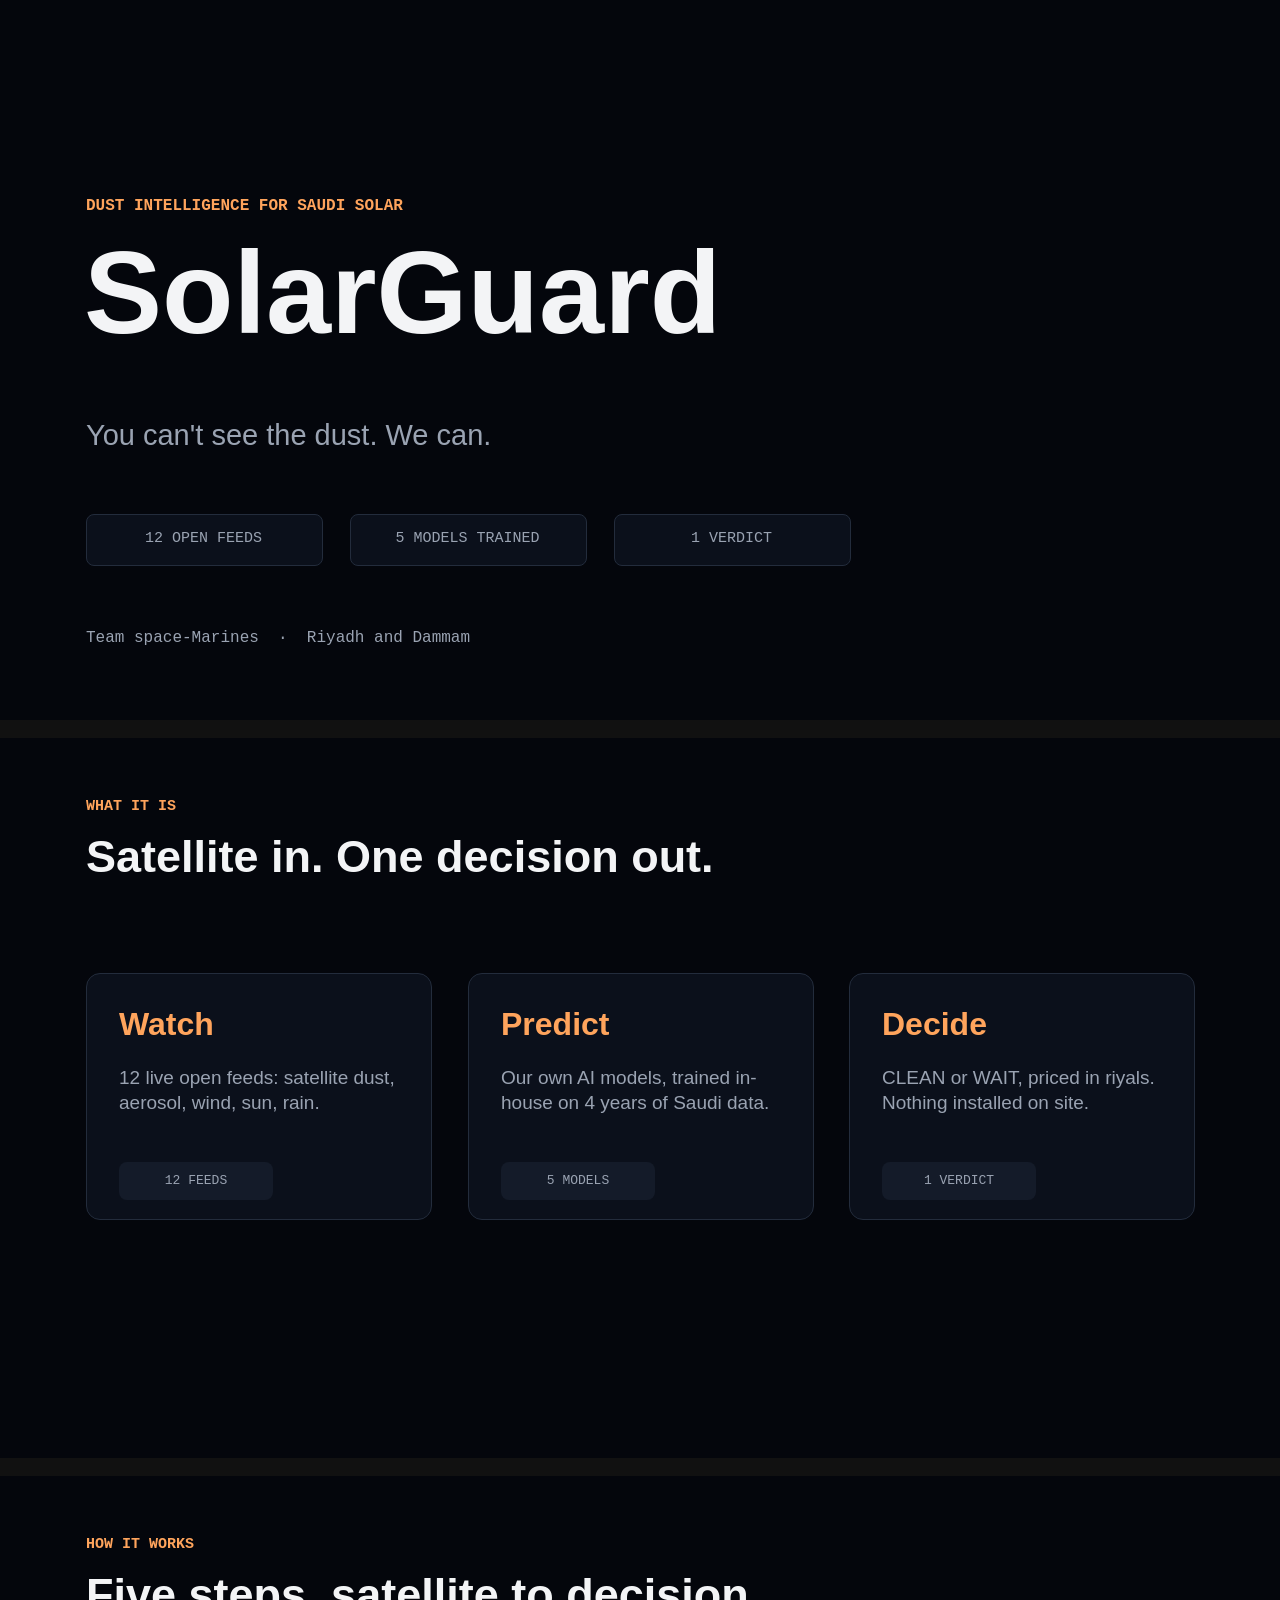
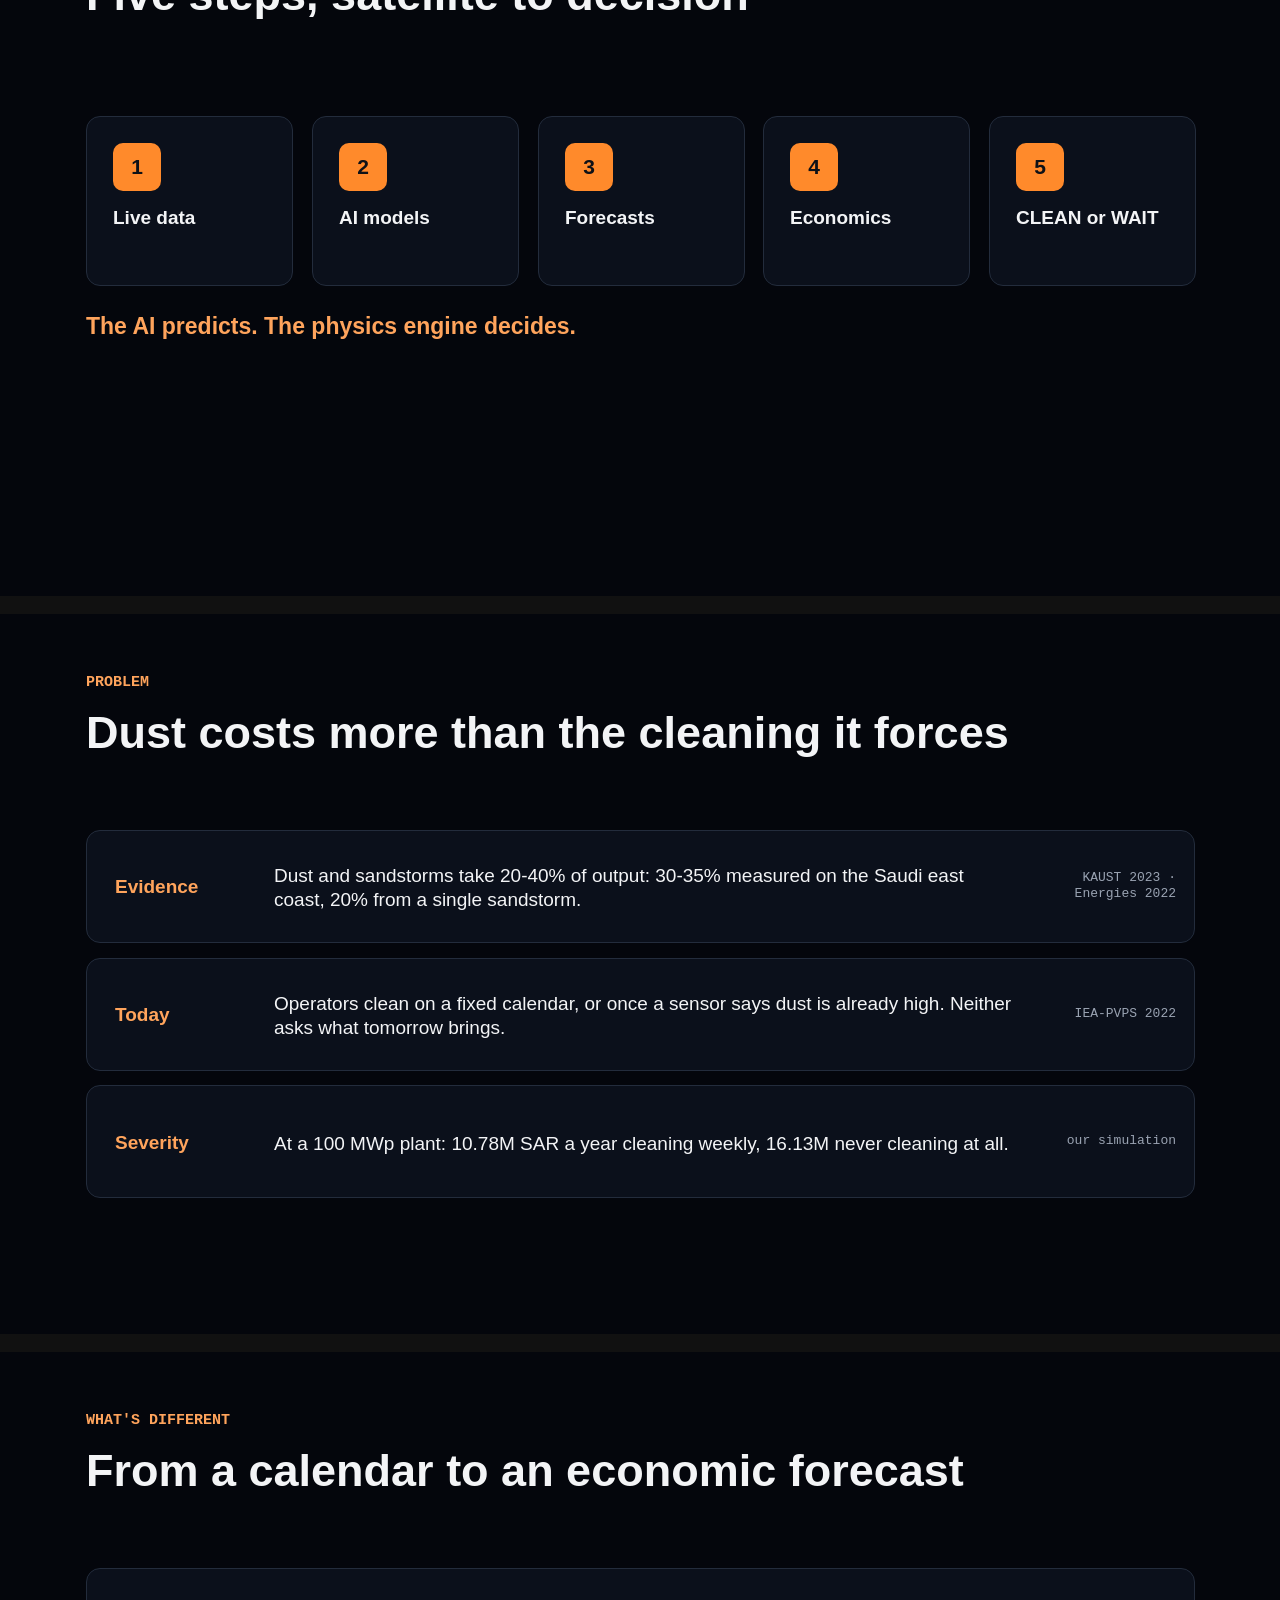
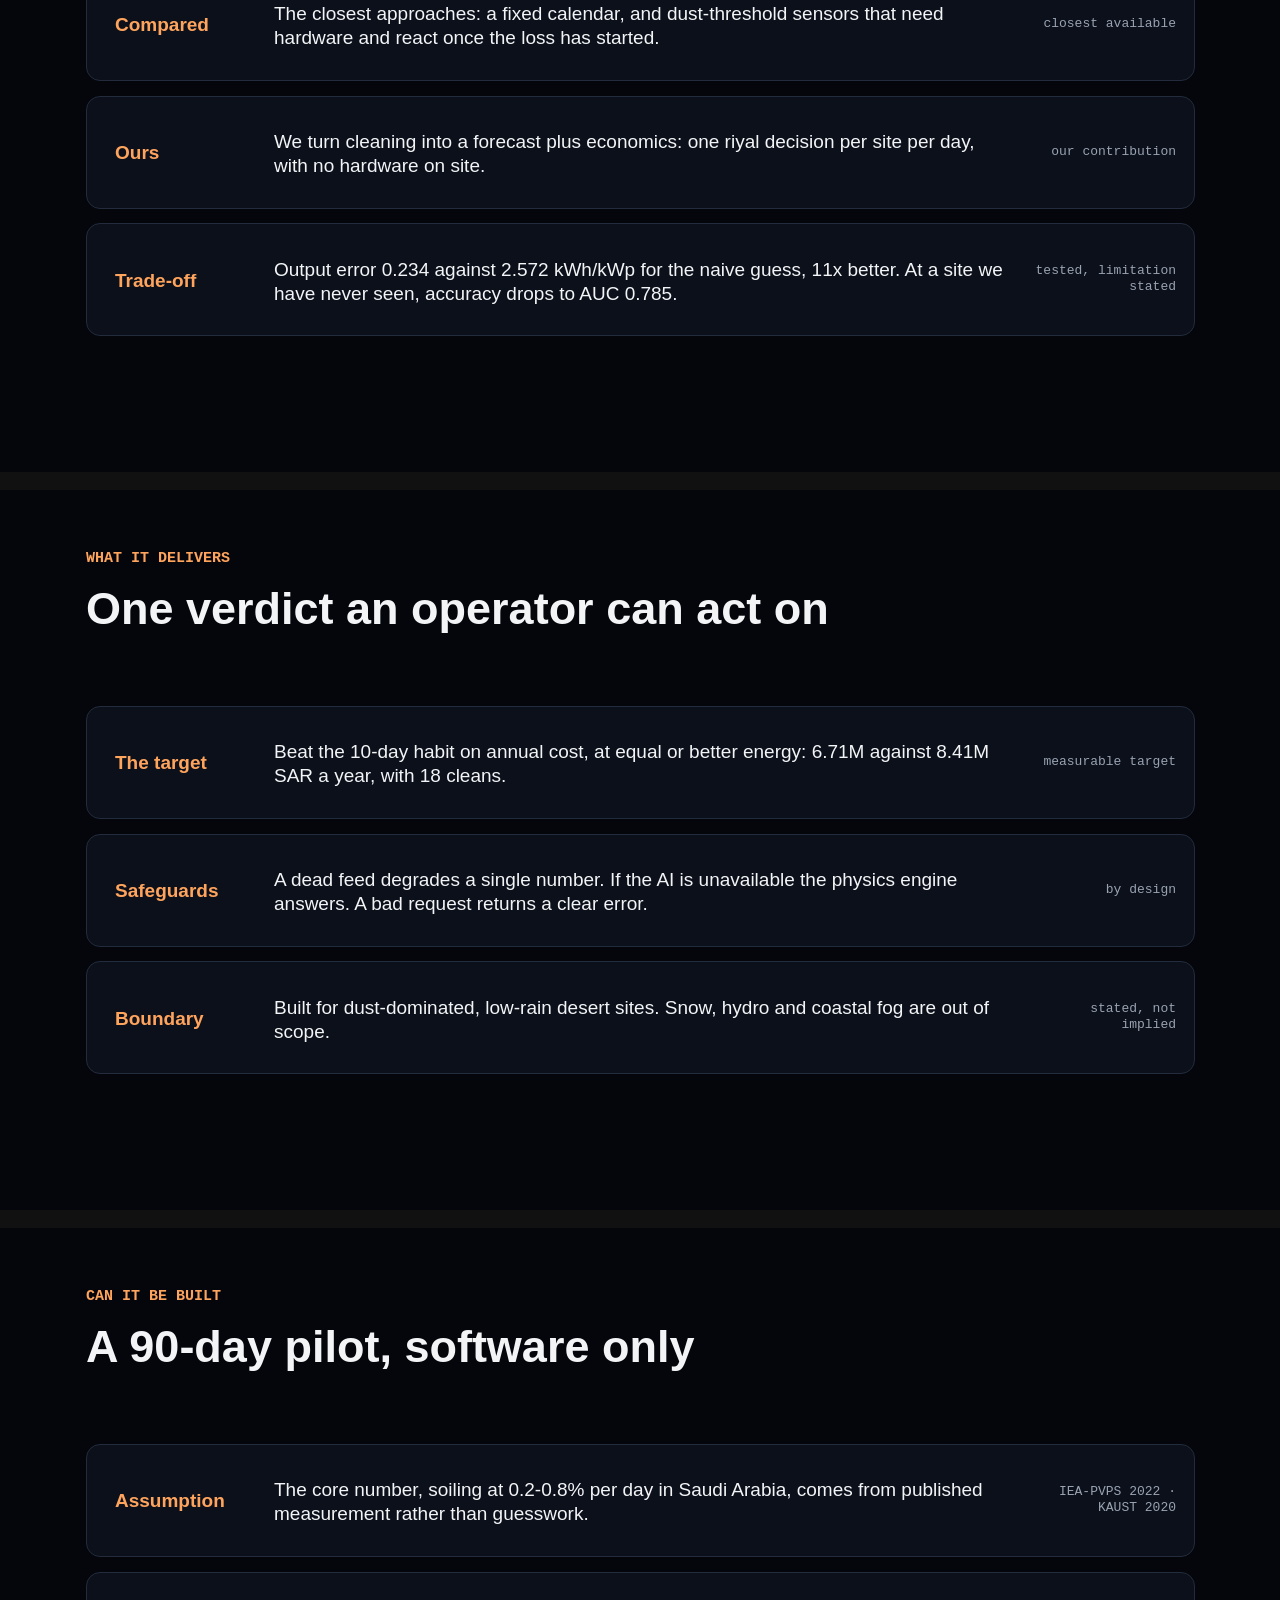
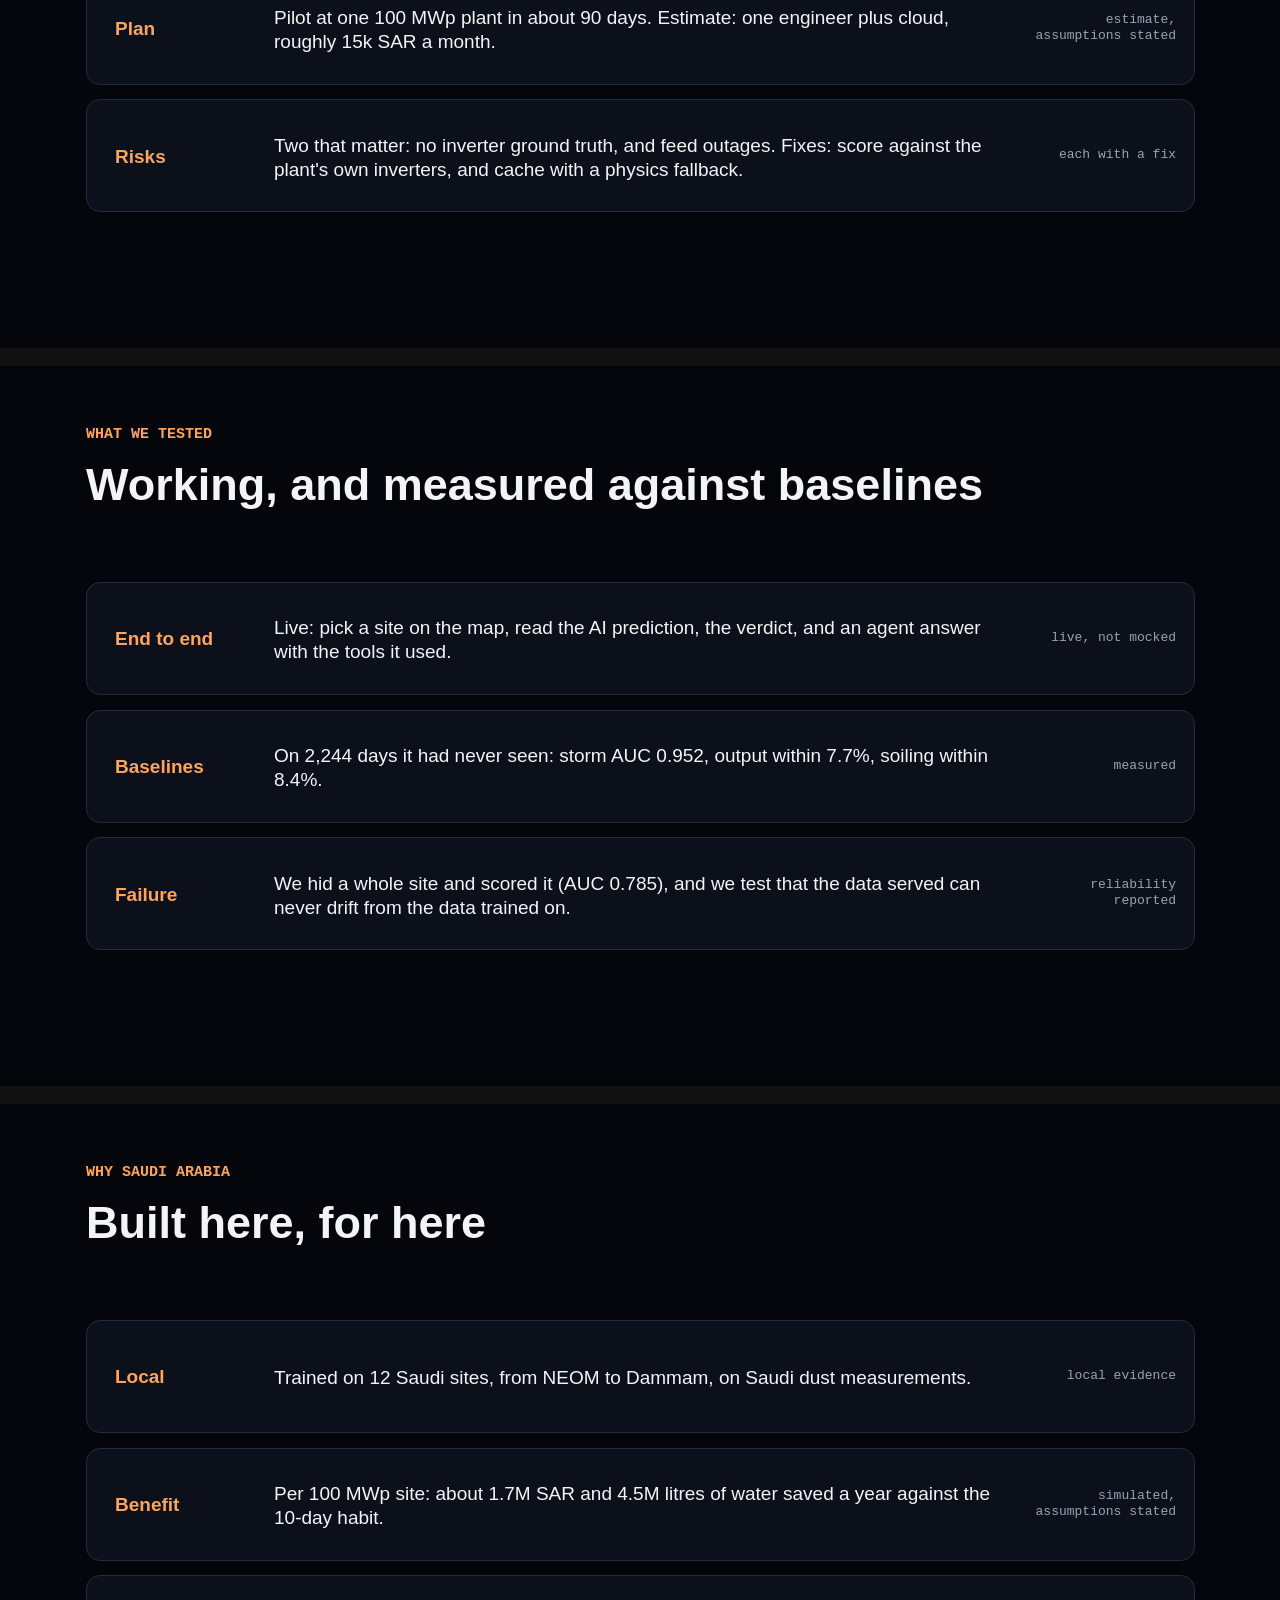
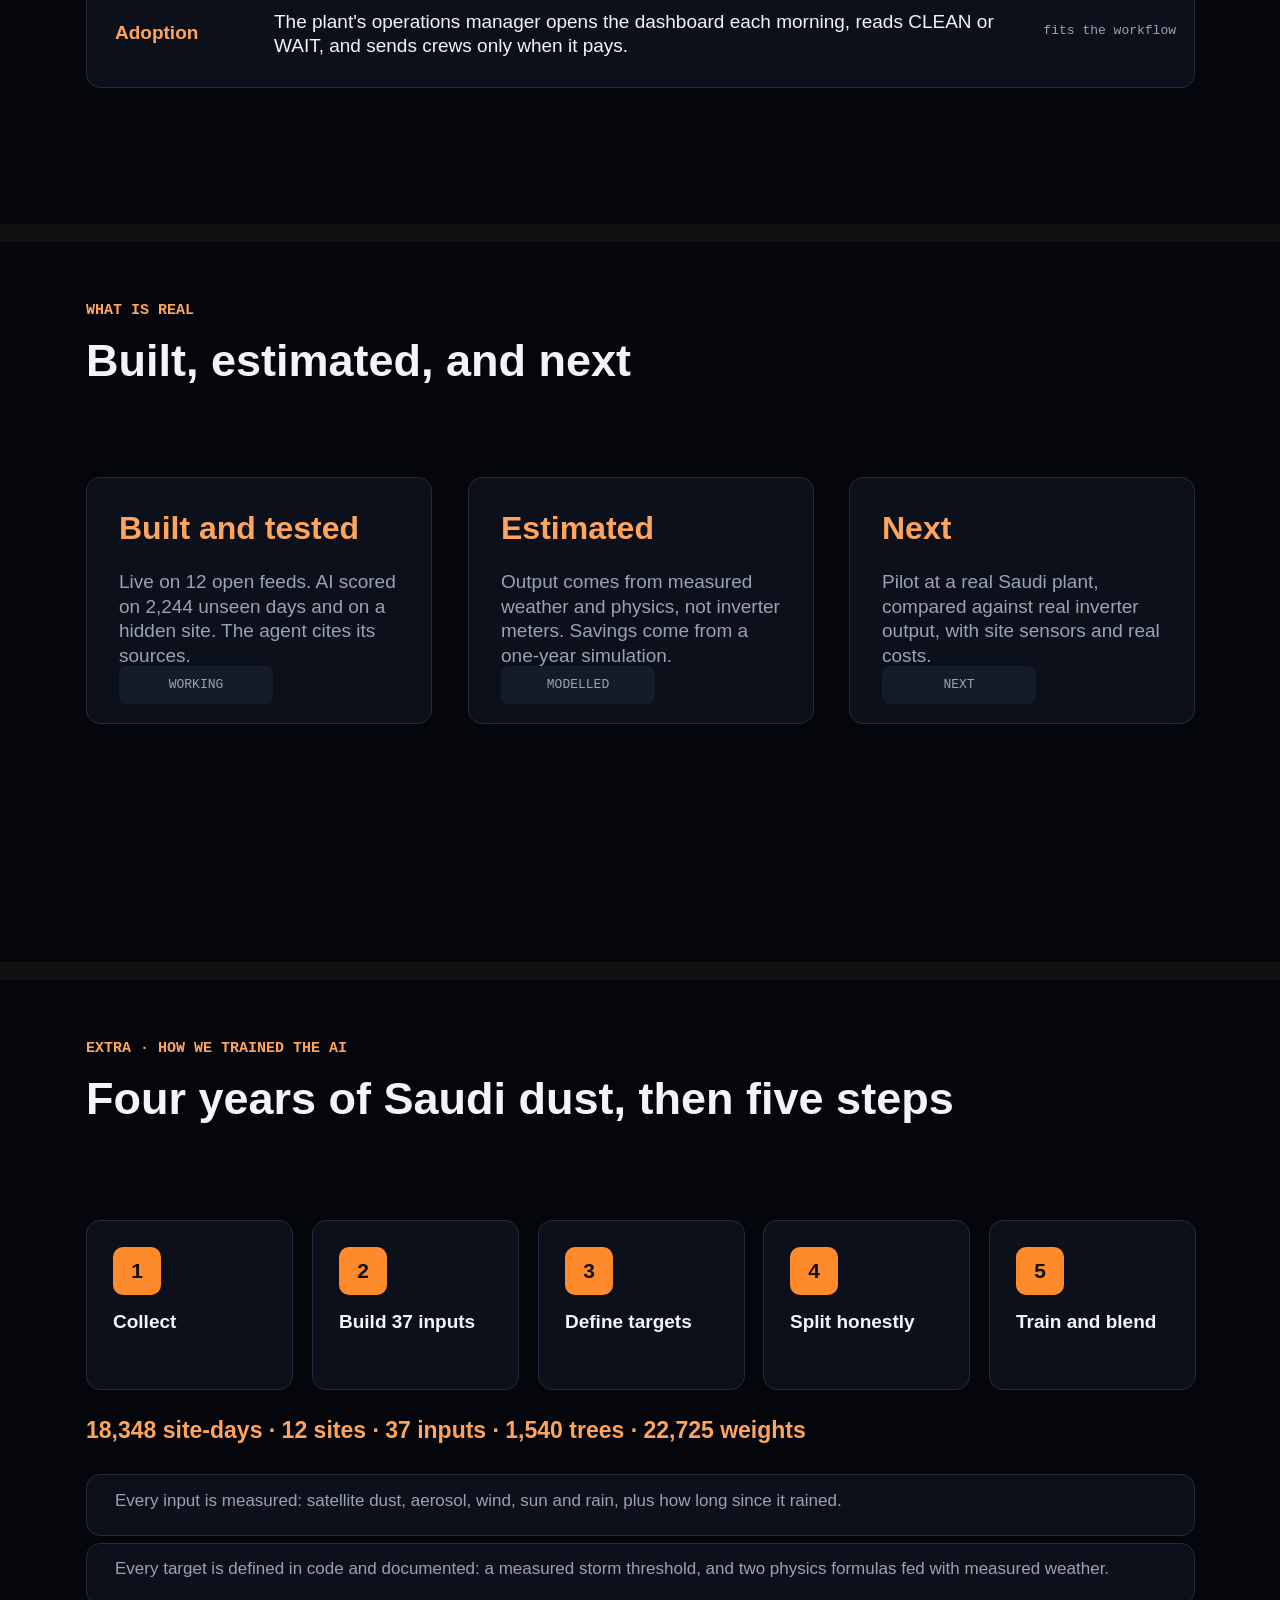
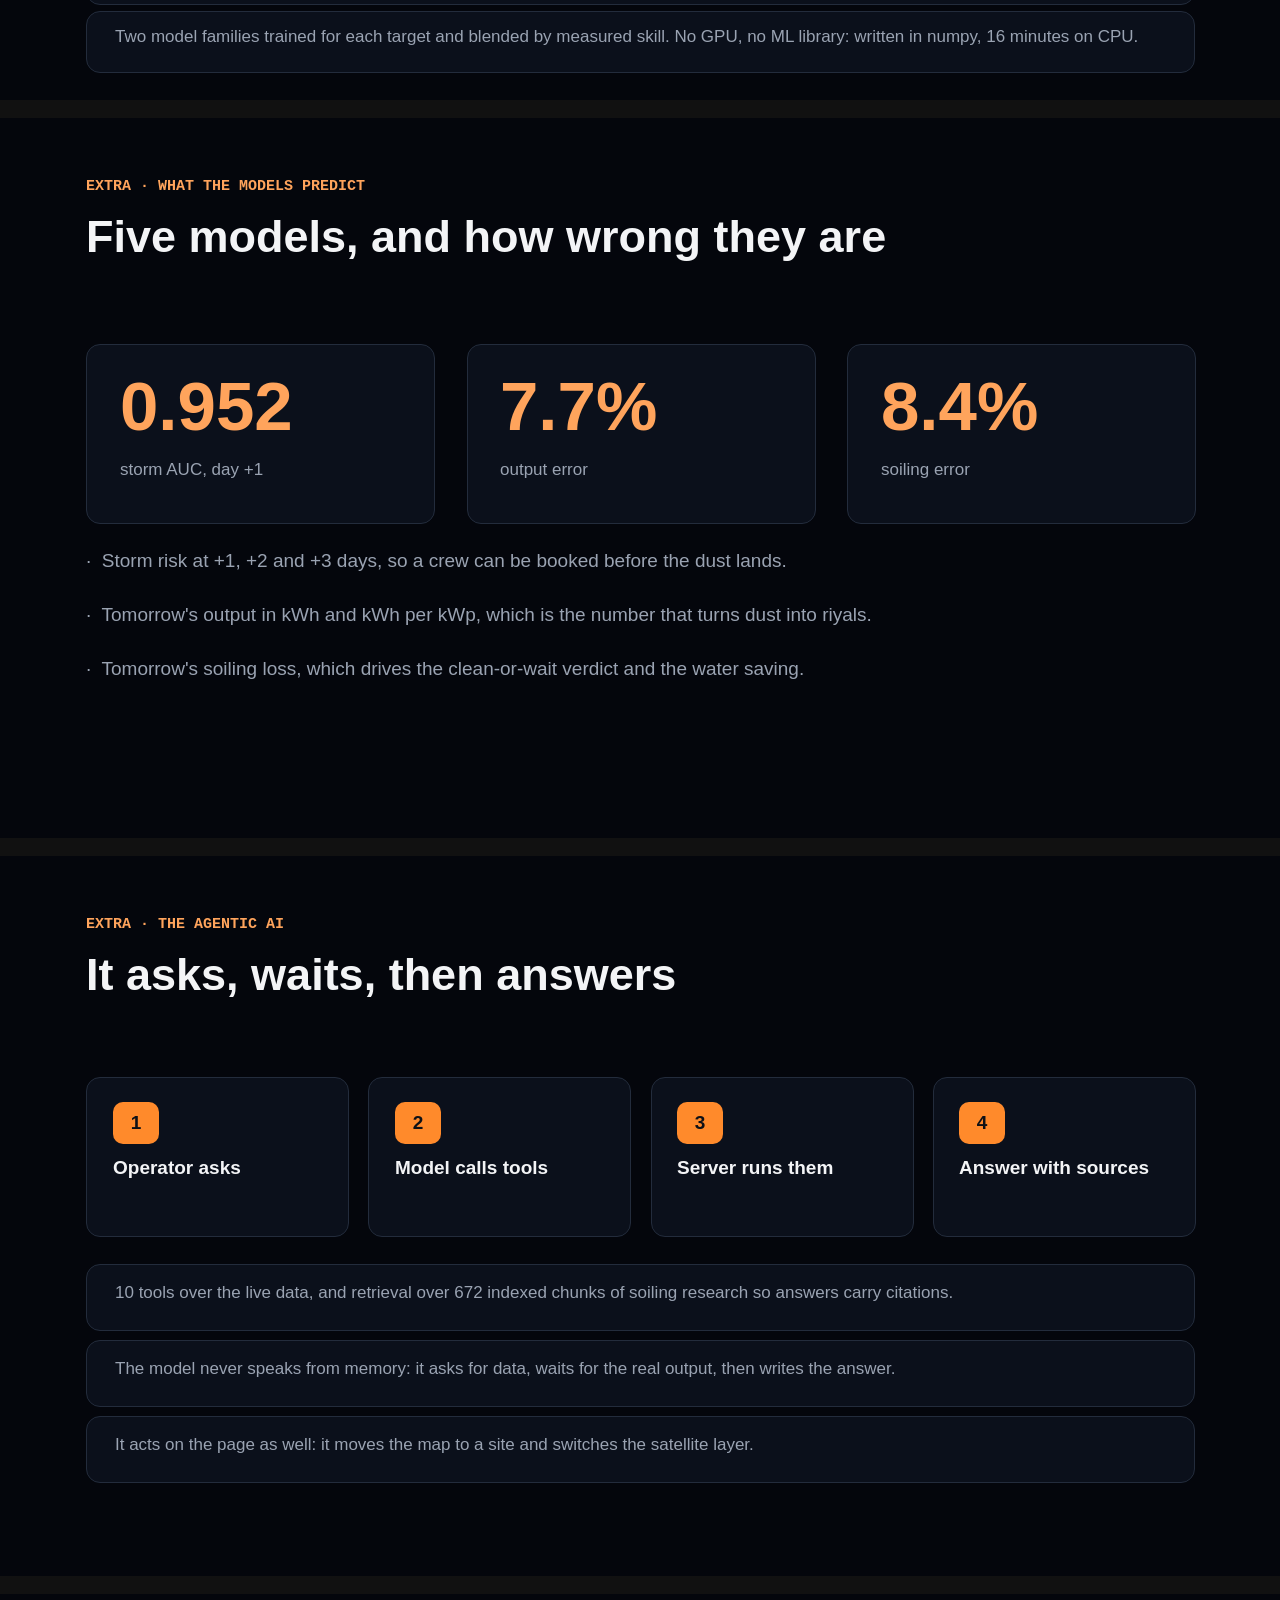
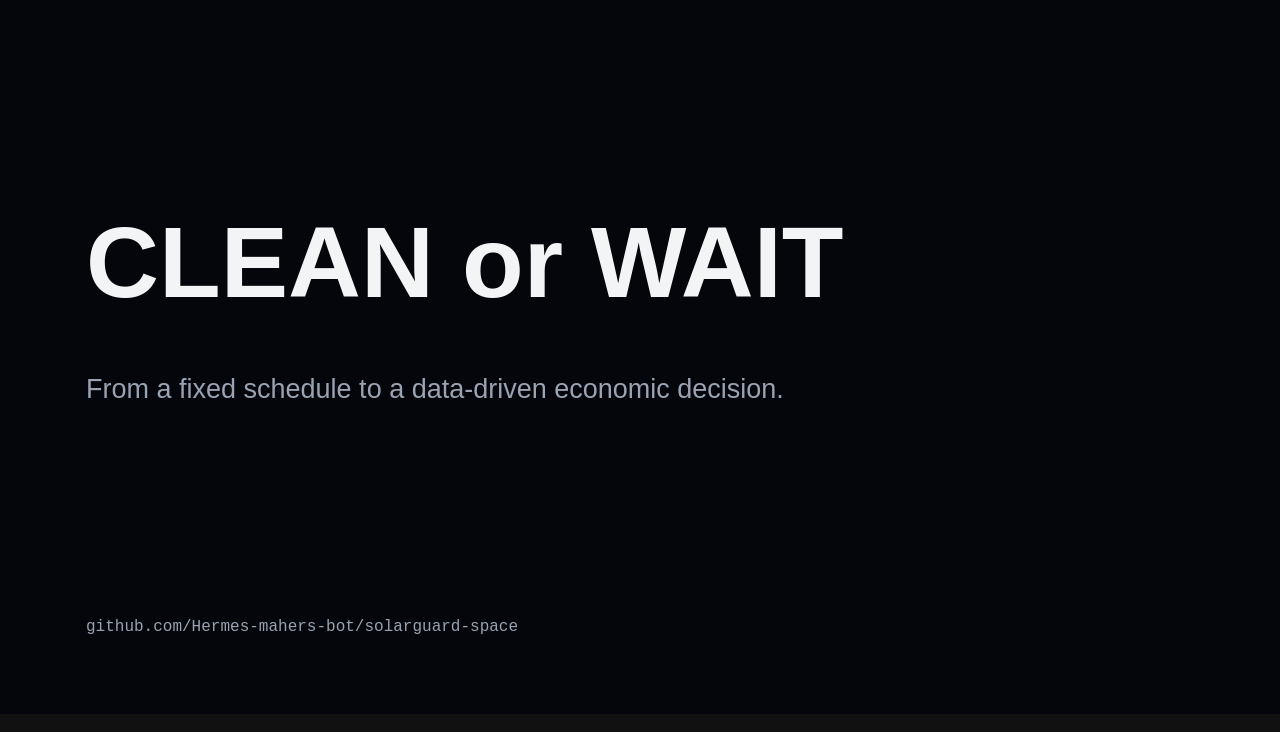
<file: deck/preview.html>
<html><head><meta charset="utf-8"><style>
body{margin:0;background:#111;font-family:Arial,sans-serif}
.slide{position:relative;width:1280px;height:720px;background:#04060c;margin:0 0 18px 0;overflow:hidden}
</style></head><body>
<div class="slide" id="s0"><div style="position:absolute;left:86px;top:197px;width:960px;height:38px;color:#ffa45c;font:700 16px/1.2 Courier New, monospace;text-align:left;line-height:1.2;white-space:pre-wrap"><span style="width:100%">DUST INTELLIGENCE FOR SAUDI SOLAR</span></div><div style="position:absolute;left:84px;top:240px;width:1152px;height:163px;color:#f3f4f6;font:700 117px/1.2 Arial, Helvetica, sans-serif;text-align:left;line-height:0.9;white-space:pre-wrap"><span style="width:100%">SolarGuard</span></div><div style="position:absolute;left:86px;top:418px;width:960px;height:48px;color:#9aa3b2;font:29px/1.2 Calibri, Carlito, Arial, sans-serif;text-align:left;line-height:1.2;white-space:pre-wrap"><span style="width:100%">You can&#x27;t see the dust. We can.</span></div><div style="position:absolute;left:86px;top:514px;width:235px;height:50px;background:#0b101b;border:1px solid #232c3c;border-radius:8px"></div><div style="position:absolute;left:86px;top:514px;width:235px;height:50px;display:flex;align-items:center;color:#9aa3b2;font:15px/1.2 Courier New, monospace;text-align:center;line-height:1.2;white-space:pre-wrap"><span style="width:100%">12 OPEN FEEDS</span></div><div style="position:absolute;left:350px;top:514px;width:235px;height:50px;background:#0b101b;border:1px solid #232c3c;border-radius:8px"></div><div style="position:absolute;left:350px;top:514px;width:235px;height:50px;display:flex;align-items:center;color:#9aa3b2;font:15px/1.2 Courier New, monospace;text-align:center;line-height:1.2;white-space:pre-wrap"><span style="width:100%">5 MODELS TRAINED</span></div><div style="position:absolute;left:614px;top:514px;width:235px;height:50px;background:#0b101b;border:1px solid #232c3c;border-radius:8px"></div><div style="position:absolute;left:614px;top:514px;width:235px;height:50px;display:flex;align-items:center;color:#9aa3b2;font:15px/1.2 Courier New, monospace;text-align:center;line-height:1.2;white-space:pre-wrap"><span style="width:100%">1 VERDICT</span></div><div style="position:absolute;left:86px;top:629px;width:960px;height:34px;color:#9aa3b2;font:16px/1.2 Courier New, monospace;text-align:left;line-height:1.2;white-space:pre-wrap"><span style="width:100%">Team space-Marines  ·  Riyadh and Dammam</span></div></div>
<div class="slide" id="s1"><div style="position:absolute;left:86px;top:60px;width:864px;height:29px;color:#ffa45c;font:700 15px/1.2 Courier New, monospace;text-align:left;line-height:1.2;white-space:pre-wrap"><span style="width:100%">WHAT IT IS</span></div><div style="position:absolute;left:86px;top:96px;width:1104px;height:86px;color:#f3f4f6;font:700 45px/1.2 Arial, Helvetica, sans-serif;text-align:left;line-height:1.02;white-space:pre-wrap"><span style="width:100%">Satellite in. One decision out.</span></div><div style="position:absolute;left:86px;top:235px;width:344px;height:245px;background:#0b101b;border:1px solid #232c3c;border-radius:14px"></div><div style="position:absolute;left:119px;top:267px;width:279px;height:38px;color:#ffa45c;font:700 32px/1.2 Arial, Helvetica, sans-serif;text-align:left;line-height:1.2;white-space:pre-wrap"><span style="width:100%">Watch</span></div><div style="position:absolute;left:119px;top:328px;width:279px;height:96px;color:#9aa3b2;font:19px/1.2 Calibri, Carlito, Arial, sans-serif;text-align:left;line-height:1.3;white-space:pre-wrap"><span style="width:100%">12 live open feeds: satellite dust, aerosol, wind, sun, rain.</span></div><div style="position:absolute;left:119px;top:424px;width:154px;height:38px;background:#141b29;border-radius:8px"></div><div style="position:absolute;left:119px;top:424px;width:154px;height:38px;display:flex;align-items:center;color:#9aa3b2;font:13px/1.2 Courier New, monospace;text-align:center;line-height:1.2;white-space:pre-wrap"><span style="width:100%">12 FEEDS</span></div><div style="position:absolute;left:468px;top:235px;width:344px;height:245px;background:#0b101b;border:1px solid #232c3c;border-radius:14px"></div><div style="position:absolute;left:501px;top:267px;width:279px;height:38px;color:#ffa45c;font:700 32px/1.2 Arial, Helvetica, sans-serif;text-align:left;line-height:1.2;white-space:pre-wrap"><span style="width:100%">Predict</span></div><div style="position:absolute;left:501px;top:328px;width:279px;height:96px;color:#9aa3b2;font:19px/1.2 Calibri, Carlito, Arial, sans-serif;text-align:left;line-height:1.3;white-space:pre-wrap"><span style="width:100%">Our own AI models, trained in-house on 4 years of Saudi data.</span></div><div style="position:absolute;left:501px;top:424px;width:154px;height:38px;background:#141b29;border-radius:8px"></div><div style="position:absolute;left:501px;top:424px;width:154px;height:38px;display:flex;align-items:center;color:#9aa3b2;font:13px/1.2 Courier New, monospace;text-align:center;line-height:1.2;white-space:pre-wrap"><span style="width:100%">5 MODELS</span></div><div style="position:absolute;left:849px;top:235px;width:344px;height:245px;background:#0b101b;border:1px solid #232c3c;border-radius:14px"></div><div style="position:absolute;left:882px;top:267px;width:279px;height:38px;color:#ffa45c;font:700 32px/1.2 Arial, Helvetica, sans-serif;text-align:left;line-height:1.2;white-space:pre-wrap"><span style="width:100%">Decide</span></div><div style="position:absolute;left:882px;top:328px;width:279px;height:96px;color:#9aa3b2;font:19px/1.2 Calibri, Carlito, Arial, sans-serif;text-align:left;line-height:1.3;white-space:pre-wrap"><span style="width:100%">CLEAN or WAIT, priced in riyals. Nothing installed on site.</span></div><div style="position:absolute;left:882px;top:424px;width:154px;height:38px;background:#141b29;border-radius:8px"></div><div style="position:absolute;left:882px;top:424px;width:154px;height:38px;display:flex;align-items:center;color:#9aa3b2;font:13px/1.2 Courier New, monospace;text-align:center;line-height:1.2;white-space:pre-wrap"><span style="width:100%">1 VERDICT</span></div></div>
<div class="slide" id="s2"><div style="position:absolute;left:86px;top:60px;width:864px;height:29px;color:#ffa45c;font:700 15px/1.2 Courier New, monospace;text-align:left;line-height:1.2;white-space:pre-wrap"><span style="width:100%">HOW IT WORKS</span></div><div style="position:absolute;left:86px;top:96px;width:1104px;height:86px;color:#f3f4f6;font:700 45px/1.2 Arial, Helvetica, sans-serif;text-align:left;line-height:1.02;white-space:pre-wrap"><span style="width:100%">Five steps, satellite to decision</span></div><div style="position:absolute;left:86px;top:240px;width:205px;height:168px;background:#0b101b;border:1px solid #232c3c;border-radius:14px"></div><div style="position:absolute;left:113px;top:267px;width:48px;height:48px;background:#ff8a2b;border-radius:10px"></div><div style="position:absolute;left:113px;top:267px;width:48px;height:48px;display:flex;align-items:center;color:#0e1117;font:700 21px/1.2 Arial, Helvetica, sans-serif;text-align:center;line-height:1.2;white-space:pre-wrap"><span style="width:100%">1</span></div><div style="position:absolute;left:113px;top:331px;width:151px;height:67px;color:#f3f4f6;font:700 19px/1.2 Arial, Helvetica, sans-serif;text-align:left;line-height:1.2;white-space:pre-wrap"><span style="width:100%">Live data</span></div><div style="position:absolute;left:312px;top:240px;width:205px;height:168px;background:#0b101b;border:1px solid #232c3c;border-radius:14px"></div><div style="position:absolute;left:339px;top:267px;width:48px;height:48px;background:#ff8a2b;border-radius:10px"></div><div style="position:absolute;left:339px;top:267px;width:48px;height:48px;display:flex;align-items:center;color:#0e1117;font:700 21px/1.2 Arial, Helvetica, sans-serif;text-align:center;line-height:1.2;white-space:pre-wrap"><span style="width:100%">2</span></div><div style="position:absolute;left:339px;top:331px;width:151px;height:67px;color:#f3f4f6;font:700 19px/1.2 Arial, Helvetica, sans-serif;text-align:left;line-height:1.2;white-space:pre-wrap"><span style="width:100%">AI models</span></div><div style="position:absolute;left:538px;top:240px;width:205px;height:168px;background:#0b101b;border:1px solid #232c3c;border-radius:14px"></div><div style="position:absolute;left:565px;top:267px;width:48px;height:48px;background:#ff8a2b;border-radius:10px"></div><div style="position:absolute;left:565px;top:267px;width:48px;height:48px;display:flex;align-items:center;color:#0e1117;font:700 21px/1.2 Arial, Helvetica, sans-serif;text-align:center;line-height:1.2;white-space:pre-wrap"><span style="width:100%">3</span></div><div style="position:absolute;left:565px;top:331px;width:151px;height:67px;color:#f3f4f6;font:700 19px/1.2 Arial, Helvetica, sans-serif;text-align:left;line-height:1.2;white-space:pre-wrap"><span style="width:100%">Forecasts</span></div><div style="position:absolute;left:763px;top:240px;width:205px;height:168px;background:#0b101b;border:1px solid #232c3c;border-radius:14px"></div><div style="position:absolute;left:790px;top:267px;width:48px;height:48px;background:#ff8a2b;border-radius:10px"></div><div style="position:absolute;left:790px;top:267px;width:48px;height:48px;display:flex;align-items:center;color:#0e1117;font:700 21px/1.2 Arial, Helvetica, sans-serif;text-align:center;line-height:1.2;white-space:pre-wrap"><span style="width:100%">4</span></div><div style="position:absolute;left:790px;top:331px;width:151px;height:67px;color:#f3f4f6;font:700 19px/1.2 Arial, Helvetica, sans-serif;text-align:left;line-height:1.2;white-space:pre-wrap"><span style="width:100%">Economics</span></div><div style="position:absolute;left:989px;top:240px;width:205px;height:168px;background:#0b101b;border:1px solid #232c3c;border-radius:14px"></div><div style="position:absolute;left:1016px;top:267px;width:48px;height:48px;background:#ff8a2b;border-radius:10px"></div><div style="position:absolute;left:1016px;top:267px;width:48px;height:48px;display:flex;align-items:center;color:#0e1117;font:700 21px/1.2 Arial, Helvetica, sans-serif;text-align:center;line-height:1.2;white-space:pre-wrap"><span style="width:100%">5</span></div><div style="position:absolute;left:1016px;top:331px;width:151px;height:67px;color:#f3f4f6;font:700 19px/1.2 Arial, Helvetica, sans-serif;text-align:left;line-height:1.2;white-space:pre-wrap"><span style="width:100%">CLEAN or WAIT</span></div><div style="position:absolute;left:86px;top:437px;width:1094px;height:43px;color:#ffa45c;font:700 23px/1.2 Arial, Helvetica, sans-serif;text-align:left;line-height:1.2;white-space:pre-wrap"><span style="width:100%">The AI predicts. The physics engine decides.</span></div></div>
<div class="slide" id="s3"><div style="position:absolute;left:86px;top:60px;width:864px;height:29px;color:#ffa45c;font:700 15px/1.2 Courier New, monospace;text-align:left;line-height:1.2;white-space:pre-wrap"><span style="width:100%">PROBLEM</span></div><div style="position:absolute;left:86px;top:96px;width:1104px;height:86px;color:#f3f4f6;font:700 45px/1.2 Arial, Helvetica, sans-serif;text-align:left;line-height:1.02;white-space:pre-wrap"><span style="width:100%">Dust costs more than the cleaning it forces</span></div><div style="position:absolute;left:86px;top:216px;width:1107px;height:111px;background:#0b101b;border:1px solid #232c3c;border-radius:14px"></div><div style="position:absolute;left:115px;top:235px;width:144px;height:77px;display:flex;align-items:center;color:#ffa45c;font:700 19px/1.2 Arial, Helvetica, sans-serif;text-align:left;line-height:1.1;white-space:pre-wrap"><span style="width:100%">Evidence</span></div><div style="position:absolute;left:274px;top:235px;width:739px;height:77px;display:flex;align-items:center;color:#f3f4f6;font:19px/1.2 Calibri, Carlito, Arial, sans-serif;text-align:left;line-height:1.22;white-space:pre-wrap"><span style="width:100%">Dust and sandstorms take 20-40% of output: 30-35% measured on the Saudi east coast, 20% from a single sandstorm.</span></div><div style="position:absolute;left:1032px;top:241px;width:144px;height:61px;display:flex;align-items:center;color:#9aa3b2;font:13px/1.2 Courier New, monospace;text-align:right;line-height:1.2;white-space:pre-wrap"><span style="width:100%">KAUST 2023 · Energies 2022</span></div><div style="position:absolute;left:86px;top:344px;width:1107px;height:111px;background:#0b101b;border:1px solid #232c3c;border-radius:14px"></div><div style="position:absolute;left:115px;top:363px;width:144px;height:77px;display:flex;align-items:center;color:#ffa45c;font:700 19px/1.2 Arial, Helvetica, sans-serif;text-align:left;line-height:1.1;white-space:pre-wrap"><span style="width:100%">Today</span></div><div style="position:absolute;left:274px;top:363px;width:739px;height:77px;display:flex;align-items:center;color:#f3f4f6;font:19px/1.2 Calibri, Carlito, Arial, sans-serif;text-align:left;line-height:1.22;white-space:pre-wrap"><span style="width:100%">Operators clean on a fixed calendar, or once a sensor says dust is already high. Neither asks what tomorrow brings.</span></div><div style="position:absolute;left:1032px;top:369px;width:144px;height:61px;display:flex;align-items:center;color:#9aa3b2;font:13px/1.2 Courier New, monospace;text-align:right;line-height:1.2;white-space:pre-wrap"><span style="width:100%">IEA-PVPS 2022</span></div><div style="position:absolute;left:86px;top:471px;width:1107px;height:111px;background:#0b101b;border:1px solid #232c3c;border-radius:14px"></div><div style="position:absolute;left:115px;top:491px;width:144px;height:77px;display:flex;align-items:center;color:#ffa45c;font:700 19px/1.2 Arial, Helvetica, sans-serif;text-align:left;line-height:1.1;white-space:pre-wrap"><span style="width:100%">Severity</span></div><div style="position:absolute;left:274px;top:491px;width:739px;height:77px;display:flex;align-items:center;color:#f3f4f6;font:19px/1.2 Calibri, Carlito, Arial, sans-serif;text-align:left;line-height:1.22;white-space:pre-wrap"><span style="width:100%">At a 100 MWp plant: 10.78M SAR a year cleaning weekly, 16.13M never cleaning at all.</span></div><div style="position:absolute;left:1032px;top:496px;width:144px;height:61px;display:flex;align-items:center;color:#9aa3b2;font:13px/1.2 Courier New, monospace;text-align:right;line-height:1.2;white-space:pre-wrap"><span style="width:100%">our simulation</span></div></div>
<div class="slide" id="s4"><div style="position:absolute;left:86px;top:60px;width:864px;height:29px;color:#ffa45c;font:700 15px/1.2 Courier New, monospace;text-align:left;line-height:1.2;white-space:pre-wrap"><span style="width:100%">WHAT&#x27;S DIFFERENT</span></div><div style="position:absolute;left:86px;top:96px;width:1104px;height:86px;color:#f3f4f6;font:700 45px/1.2 Arial, Helvetica, sans-serif;text-align:left;line-height:1.02;white-space:pre-wrap"><span style="width:100%">From a calendar to an economic forecast</span></div><div style="position:absolute;left:86px;top:216px;width:1107px;height:111px;background:#0b101b;border:1px solid #232c3c;border-radius:14px"></div><div style="position:absolute;left:115px;top:235px;width:144px;height:77px;display:flex;align-items:center;color:#ffa45c;font:700 19px/1.2 Arial, Helvetica, sans-serif;text-align:left;line-height:1.1;white-space:pre-wrap"><span style="width:100%">Compared</span></div><div style="position:absolute;left:274px;top:235px;width:739px;height:77px;display:flex;align-items:center;color:#f3f4f6;font:19px/1.2 Calibri, Carlito, Arial, sans-serif;text-align:left;line-height:1.22;white-space:pre-wrap"><span style="width:100%">The closest approaches: a fixed calendar, and dust-threshold sensors that need hardware and react once the loss has started.</span></div><div style="position:absolute;left:1032px;top:241px;width:144px;height:61px;display:flex;align-items:center;color:#9aa3b2;font:13px/1.2 Courier New, monospace;text-align:right;line-height:1.2;white-space:pre-wrap"><span style="width:100%">closest available</span></div><div style="position:absolute;left:86px;top:344px;width:1107px;height:111px;background:#0b101b;border:1px solid #232c3c;border-radius:14px"></div><div style="position:absolute;left:115px;top:363px;width:144px;height:77px;display:flex;align-items:center;color:#ffa45c;font:700 19px/1.2 Arial, Helvetica, sans-serif;text-align:left;line-height:1.1;white-space:pre-wrap"><span style="width:100%">Ours</span></div><div style="position:absolute;left:274px;top:363px;width:739px;height:77px;display:flex;align-items:center;color:#f3f4f6;font:19px/1.2 Calibri, Carlito, Arial, sans-serif;text-align:left;line-height:1.22;white-space:pre-wrap"><span style="width:100%">We turn cleaning into a forecast plus economics: one riyal decision per site per day, with no hardware on site.</span></div><div style="position:absolute;left:1032px;top:369px;width:144px;height:61px;display:flex;align-items:center;color:#9aa3b2;font:13px/1.2 Courier New, monospace;text-align:right;line-height:1.2;white-space:pre-wrap"><span style="width:100%">our contribution</span></div><div style="position:absolute;left:86px;top:471px;width:1107px;height:111px;background:#0b101b;border:1px solid #232c3c;border-radius:14px"></div><div style="position:absolute;left:115px;top:491px;width:144px;height:77px;display:flex;align-items:center;color:#ffa45c;font:700 19px/1.2 Arial, Helvetica, sans-serif;text-align:left;line-height:1.1;white-space:pre-wrap"><span style="width:100%">Trade-off</span></div><div style="position:absolute;left:274px;top:491px;width:739px;height:77px;display:flex;align-items:center;color:#f3f4f6;font:19px/1.2 Calibri, Carlito, Arial, sans-serif;text-align:left;line-height:1.22;white-space:pre-wrap"><span style="width:100%">Output error 0.234 against 2.572 kWh/kWp for the naive guess, 11x better. At a site we have never seen, accuracy drops to AUC 0.785.</span></div><div style="position:absolute;left:1032px;top:496px;width:144px;height:61px;display:flex;align-items:center;color:#9aa3b2;font:13px/1.2 Courier New, monospace;text-align:right;line-height:1.2;white-space:pre-wrap"><span style="width:100%">tested, limitation stated</span></div></div>
<div class="slide" id="s5"><div style="position:absolute;left:86px;top:60px;width:864px;height:29px;color:#ffa45c;font:700 15px/1.2 Courier New, monospace;text-align:left;line-height:1.2;white-space:pre-wrap"><span style="width:100%">WHAT IT DELIVERS</span></div><div style="position:absolute;left:86px;top:96px;width:1104px;height:86px;color:#f3f4f6;font:700 45px/1.2 Arial, Helvetica, sans-serif;text-align:left;line-height:1.02;white-space:pre-wrap"><span style="width:100%">One verdict an operator can act on</span></div><div style="position:absolute;left:86px;top:216px;width:1107px;height:111px;background:#0b101b;border:1px solid #232c3c;border-radius:14px"></div><div style="position:absolute;left:115px;top:235px;width:144px;height:77px;display:flex;align-items:center;color:#ffa45c;font:700 19px/1.2 Arial, Helvetica, sans-serif;text-align:left;line-height:1.1;white-space:pre-wrap"><span style="width:100%">The target</span></div><div style="position:absolute;left:274px;top:235px;width:739px;height:77px;display:flex;align-items:center;color:#f3f4f6;font:19px/1.2 Calibri, Carlito, Arial, sans-serif;text-align:left;line-height:1.22;white-space:pre-wrap"><span style="width:100%">Beat the 10-day habit on annual cost, at equal or better energy: 6.71M against 8.41M SAR a year, with 18 cleans.</span></div><div style="position:absolute;left:1032px;top:241px;width:144px;height:61px;display:flex;align-items:center;color:#9aa3b2;font:13px/1.2 Courier New, monospace;text-align:right;line-height:1.2;white-space:pre-wrap"><span style="width:100%">measurable target</span></div><div style="position:absolute;left:86px;top:344px;width:1107px;height:111px;background:#0b101b;border:1px solid #232c3c;border-radius:14px"></div><div style="position:absolute;left:115px;top:363px;width:144px;height:77px;display:flex;align-items:center;color:#ffa45c;font:700 19px/1.2 Arial, Helvetica, sans-serif;text-align:left;line-height:1.1;white-space:pre-wrap"><span style="width:100%">Safeguards</span></div><div style="position:absolute;left:274px;top:363px;width:739px;height:77px;display:flex;align-items:center;color:#f3f4f6;font:19px/1.2 Calibri, Carlito, Arial, sans-serif;text-align:left;line-height:1.22;white-space:pre-wrap"><span style="width:100%">A dead feed degrades a single number. If the AI is unavailable the physics engine answers. A bad request returns a clear error.</span></div><div style="position:absolute;left:1032px;top:369px;width:144px;height:61px;display:flex;align-items:center;color:#9aa3b2;font:13px/1.2 Courier New, monospace;text-align:right;line-height:1.2;white-space:pre-wrap"><span style="width:100%">by design</span></div><div style="position:absolute;left:86px;top:471px;width:1107px;height:111px;background:#0b101b;border:1px solid #232c3c;border-radius:14px"></div><div style="position:absolute;left:115px;top:491px;width:144px;height:77px;display:flex;align-items:center;color:#ffa45c;font:700 19px/1.2 Arial, Helvetica, sans-serif;text-align:left;line-height:1.1;white-space:pre-wrap"><span style="width:100%">Boundary</span></div><div style="position:absolute;left:274px;top:491px;width:739px;height:77px;display:flex;align-items:center;color:#f3f4f6;font:19px/1.2 Calibri, Carlito, Arial, sans-serif;text-align:left;line-height:1.22;white-space:pre-wrap"><span style="width:100%">Built for dust-dominated, low-rain desert sites. Snow, hydro and coastal fog are out of scope.</span></div><div style="position:absolute;left:1032px;top:496px;width:144px;height:61px;display:flex;align-items:center;color:#9aa3b2;font:13px/1.2 Courier New, monospace;text-align:right;line-height:1.2;white-space:pre-wrap"><span style="width:100%">stated, not implied</span></div></div>
<div class="slide" id="s6"><div style="position:absolute;left:86px;top:60px;width:864px;height:29px;color:#ffa45c;font:700 15px/1.2 Courier New, monospace;text-align:left;line-height:1.2;white-space:pre-wrap"><span style="width:100%">CAN IT BE BUILT</span></div><div style="position:absolute;left:86px;top:96px;width:1104px;height:86px;color:#f3f4f6;font:700 45px/1.2 Arial, Helvetica, sans-serif;text-align:left;line-height:1.02;white-space:pre-wrap"><span style="width:100%">A 90-day pilot, software only</span></div><div style="position:absolute;left:86px;top:216px;width:1107px;height:111px;background:#0b101b;border:1px solid #232c3c;border-radius:14px"></div><div style="position:absolute;left:115px;top:235px;width:144px;height:77px;display:flex;align-items:center;color:#ffa45c;font:700 19px/1.2 Arial, Helvetica, sans-serif;text-align:left;line-height:1.1;white-space:pre-wrap"><span style="width:100%">Assumption</span></div><div style="position:absolute;left:274px;top:235px;width:739px;height:77px;display:flex;align-items:center;color:#f3f4f6;font:19px/1.2 Calibri, Carlito, Arial, sans-serif;text-align:left;line-height:1.22;white-space:pre-wrap"><span style="width:100%">The core number, soiling at 0.2-0.8% per day in Saudi Arabia, comes from published measurement rather than guesswork.</span></div><div style="position:absolute;left:1032px;top:241px;width:144px;height:61px;display:flex;align-items:center;color:#9aa3b2;font:13px/1.2 Courier New, monospace;text-align:right;line-height:1.2;white-space:pre-wrap"><span style="width:100%">IEA-PVPS 2022 · KAUST 2020</span></div><div style="position:absolute;left:86px;top:344px;width:1107px;height:111px;background:#0b101b;border:1px solid #232c3c;border-radius:14px"></div><div style="position:absolute;left:115px;top:363px;width:144px;height:77px;display:flex;align-items:center;color:#ffa45c;font:700 19px/1.2 Arial, Helvetica, sans-serif;text-align:left;line-height:1.1;white-space:pre-wrap"><span style="width:100%">Plan</span></div><div style="position:absolute;left:274px;top:363px;width:739px;height:77px;display:flex;align-items:center;color:#f3f4f6;font:19px/1.2 Calibri, Carlito, Arial, sans-serif;text-align:left;line-height:1.22;white-space:pre-wrap"><span style="width:100%">Pilot at one 100 MWp plant in about 90 days. Estimate: one engineer plus cloud, roughly 15k SAR a month.</span></div><div style="position:absolute;left:1032px;top:369px;width:144px;height:61px;display:flex;align-items:center;color:#9aa3b2;font:13px/1.2 Courier New, monospace;text-align:right;line-height:1.2;white-space:pre-wrap"><span style="width:100%">estimate, assumptions stated</span></div><div style="position:absolute;left:86px;top:471px;width:1107px;height:111px;background:#0b101b;border:1px solid #232c3c;border-radius:14px"></div><div style="position:absolute;left:115px;top:491px;width:144px;height:77px;display:flex;align-items:center;color:#ffa45c;font:700 19px/1.2 Arial, Helvetica, sans-serif;text-align:left;line-height:1.1;white-space:pre-wrap"><span style="width:100%">Risks</span></div><div style="position:absolute;left:274px;top:491px;width:739px;height:77px;display:flex;align-items:center;color:#f3f4f6;font:19px/1.2 Calibri, Carlito, Arial, sans-serif;text-align:left;line-height:1.22;white-space:pre-wrap"><span style="width:100%">Two that matter: no inverter ground truth, and feed outages. Fixes: score against the plant&#x27;s own inverters, and cache with a physics fallback.</span></div><div style="position:absolute;left:1032px;top:496px;width:144px;height:61px;display:flex;align-items:center;color:#9aa3b2;font:13px/1.2 Courier New, monospace;text-align:right;line-height:1.2;white-space:pre-wrap"><span style="width:100%">each with a fix</span></div></div>
<div class="slide" id="s7"><div style="position:absolute;left:86px;top:60px;width:864px;height:29px;color:#ffa45c;font:700 15px/1.2 Courier New, monospace;text-align:left;line-height:1.2;white-space:pre-wrap"><span style="width:100%">WHAT WE TESTED</span></div><div style="position:absolute;left:86px;top:96px;width:1104px;height:86px;color:#f3f4f6;font:700 45px/1.2 Arial, Helvetica, sans-serif;text-align:left;line-height:1.02;white-space:pre-wrap"><span style="width:100%">Working, and measured against baselines</span></div><div style="position:absolute;left:86px;top:216px;width:1107px;height:111px;background:#0b101b;border:1px solid #232c3c;border-radius:14px"></div><div style="position:absolute;left:115px;top:235px;width:144px;height:77px;display:flex;align-items:center;color:#ffa45c;font:700 19px/1.2 Arial, Helvetica, sans-serif;text-align:left;line-height:1.1;white-space:pre-wrap"><span style="width:100%">End to end</span></div><div style="position:absolute;left:274px;top:235px;width:739px;height:77px;display:flex;align-items:center;color:#f3f4f6;font:19px/1.2 Calibri, Carlito, Arial, sans-serif;text-align:left;line-height:1.22;white-space:pre-wrap"><span style="width:100%">Live: pick a site on the map, read the AI prediction, the verdict, and an agent answer with the tools it used.</span></div><div style="position:absolute;left:1032px;top:241px;width:144px;height:61px;display:flex;align-items:center;color:#9aa3b2;font:13px/1.2 Courier New, monospace;text-align:right;line-height:1.2;white-space:pre-wrap"><span style="width:100%">live, not mocked</span></div><div style="position:absolute;left:86px;top:344px;width:1107px;height:111px;background:#0b101b;border:1px solid #232c3c;border-radius:14px"></div><div style="position:absolute;left:115px;top:363px;width:144px;height:77px;display:flex;align-items:center;color:#ffa45c;font:700 19px/1.2 Arial, Helvetica, sans-serif;text-align:left;line-height:1.1;white-space:pre-wrap"><span style="width:100%">Baselines</span></div><div style="position:absolute;left:274px;top:363px;width:739px;height:77px;display:flex;align-items:center;color:#f3f4f6;font:19px/1.2 Calibri, Carlito, Arial, sans-serif;text-align:left;line-height:1.22;white-space:pre-wrap"><span style="width:100%">On 2,244 days it had never seen: storm AUC 0.952, output within 7.7%, soiling within 8.4%.</span></div><div style="position:absolute;left:1032px;top:369px;width:144px;height:61px;display:flex;align-items:center;color:#9aa3b2;font:13px/1.2 Courier New, monospace;text-align:right;line-height:1.2;white-space:pre-wrap"><span style="width:100%">measured</span></div><div style="position:absolute;left:86px;top:471px;width:1107px;height:111px;background:#0b101b;border:1px solid #232c3c;border-radius:14px"></div><div style="position:absolute;left:115px;top:491px;width:144px;height:77px;display:flex;align-items:center;color:#ffa45c;font:700 19px/1.2 Arial, Helvetica, sans-serif;text-align:left;line-height:1.1;white-space:pre-wrap"><span style="width:100%">Failure</span></div><div style="position:absolute;left:274px;top:491px;width:739px;height:77px;display:flex;align-items:center;color:#f3f4f6;font:19px/1.2 Calibri, Carlito, Arial, sans-serif;text-align:left;line-height:1.22;white-space:pre-wrap"><span style="width:100%">We hid a whole site and scored it (AUC 0.785), and we test that the data served can never drift from the data trained on.</span></div><div style="position:absolute;left:1032px;top:496px;width:144px;height:61px;display:flex;align-items:center;color:#9aa3b2;font:13px/1.2 Courier New, monospace;text-align:right;line-height:1.2;white-space:pre-wrap"><span style="width:100%">reliability reported</span></div></div>
<div class="slide" id="s8"><div style="position:absolute;left:86px;top:60px;width:864px;height:29px;color:#ffa45c;font:700 15px/1.2 Courier New, monospace;text-align:left;line-height:1.2;white-space:pre-wrap"><span style="width:100%">WHY SAUDI ARABIA</span></div><div style="position:absolute;left:86px;top:96px;width:1104px;height:86px;color:#f3f4f6;font:700 45px/1.2 Arial, Helvetica, sans-serif;text-align:left;line-height:1.02;white-space:pre-wrap"><span style="width:100%">Built here, for here</span></div><div style="position:absolute;left:86px;top:216px;width:1107px;height:111px;background:#0b101b;border:1px solid #232c3c;border-radius:14px"></div><div style="position:absolute;left:115px;top:235px;width:144px;height:77px;display:flex;align-items:center;color:#ffa45c;font:700 19px/1.2 Arial, Helvetica, sans-serif;text-align:left;line-height:1.1;white-space:pre-wrap"><span style="width:100%">Local</span></div><div style="position:absolute;left:274px;top:235px;width:739px;height:77px;display:flex;align-items:center;color:#f3f4f6;font:19px/1.2 Calibri, Carlito, Arial, sans-serif;text-align:left;line-height:1.22;white-space:pre-wrap"><span style="width:100%">Trained on 12 Saudi sites, from NEOM to Dammam, on Saudi dust measurements.</span></div><div style="position:absolute;left:1032px;top:241px;width:144px;height:61px;display:flex;align-items:center;color:#9aa3b2;font:13px/1.2 Courier New, monospace;text-align:right;line-height:1.2;white-space:pre-wrap"><span style="width:100%">local evidence</span></div><div style="position:absolute;left:86px;top:344px;width:1107px;height:111px;background:#0b101b;border:1px solid #232c3c;border-radius:14px"></div><div style="position:absolute;left:115px;top:363px;width:144px;height:77px;display:flex;align-items:center;color:#ffa45c;font:700 19px/1.2 Arial, Helvetica, sans-serif;text-align:left;line-height:1.1;white-space:pre-wrap"><span style="width:100%">Benefit</span></div><div style="position:absolute;left:274px;top:363px;width:739px;height:77px;display:flex;align-items:center;color:#f3f4f6;font:19px/1.2 Calibri, Carlito, Arial, sans-serif;text-align:left;line-height:1.22;white-space:pre-wrap"><span style="width:100%">Per 100 MWp site: about 1.7M SAR and 4.5M litres of water saved a year against the 10-day habit.</span></div><div style="position:absolute;left:1032px;top:369px;width:144px;height:61px;display:flex;align-items:center;color:#9aa3b2;font:13px/1.2 Courier New, monospace;text-align:right;line-height:1.2;white-space:pre-wrap"><span style="width:100%">simulated, assumptions stated</span></div><div style="position:absolute;left:86px;top:471px;width:1107px;height:111px;background:#0b101b;border:1px solid #232c3c;border-radius:14px"></div><div style="position:absolute;left:115px;top:491px;width:144px;height:77px;display:flex;align-items:center;color:#ffa45c;font:700 19px/1.2 Arial, Helvetica, sans-serif;text-align:left;line-height:1.1;white-space:pre-wrap"><span style="width:100%">Adoption</span></div><div style="position:absolute;left:274px;top:491px;width:739px;height:77px;display:flex;align-items:center;color:#f3f4f6;font:19px/1.2 Calibri, Carlito, Arial, sans-serif;text-align:left;line-height:1.22;white-space:pre-wrap"><span style="width:100%">The plant&#x27;s operations manager opens the dashboard each morning, reads CLEAN or WAIT, and sends crews only when it pays.</span></div><div style="position:absolute;left:1032px;top:496px;width:144px;height:61px;display:flex;align-items:center;color:#9aa3b2;font:13px/1.2 Courier New, monospace;text-align:right;line-height:1.2;white-space:pre-wrap"><span style="width:100%">fits the workflow</span></div></div>
<div class="slide" id="s9"><div style="position:absolute;left:86px;top:60px;width:864px;height:29px;color:#ffa45c;font:700 15px/1.2 Courier New, monospace;text-align:left;line-height:1.2;white-space:pre-wrap"><span style="width:100%">WHAT IS REAL</span></div><div style="position:absolute;left:86px;top:96px;width:1104px;height:86px;color:#f3f4f6;font:700 45px/1.2 Arial, Helvetica, sans-serif;text-align:left;line-height:1.02;white-space:pre-wrap"><span style="width:100%">Built, estimated, and next</span></div><div style="position:absolute;left:86px;top:235px;width:344px;height:245px;background:#0b101b;border:1px solid #232c3c;border-radius:14px"></div><div style="position:absolute;left:119px;top:267px;width:279px;height:38px;color:#ffa45c;font:700 32px/1.2 Arial, Helvetica, sans-serif;text-align:left;line-height:1.2;white-space:pre-wrap"><span style="width:100%">Built and tested</span></div><div style="position:absolute;left:119px;top:328px;width:279px;height:96px;color:#9aa3b2;font:19px/1.2 Calibri, Carlito, Arial, sans-serif;text-align:left;line-height:1.3;white-space:pre-wrap"><span style="width:100%">Live on 12 open feeds. AI scored on 2,244 unseen days and on a hidden site. The agent cites its sources.</span></div><div style="position:absolute;left:119px;top:424px;width:154px;height:38px;background:#141b29;border-radius:8px"></div><div style="position:absolute;left:119px;top:424px;width:154px;height:38px;display:flex;align-items:center;color:#9aa3b2;font:13px/1.2 Courier New, monospace;text-align:center;line-height:1.2;white-space:pre-wrap"><span style="width:100%">WORKING</span></div><div style="position:absolute;left:468px;top:235px;width:344px;height:245px;background:#0b101b;border:1px solid #232c3c;border-radius:14px"></div><div style="position:absolute;left:501px;top:267px;width:279px;height:38px;color:#ffa45c;font:700 32px/1.2 Arial, Helvetica, sans-serif;text-align:left;line-height:1.2;white-space:pre-wrap"><span style="width:100%">Estimated</span></div><div style="position:absolute;left:501px;top:328px;width:279px;height:96px;color:#9aa3b2;font:19px/1.2 Calibri, Carlito, Arial, sans-serif;text-align:left;line-height:1.3;white-space:pre-wrap"><span style="width:100%">Output comes from measured weather and physics, not inverter meters. Savings come from a one-year simulation.</span></div><div style="position:absolute;left:501px;top:424px;width:154px;height:38px;background:#141b29;border-radius:8px"></div><div style="position:absolute;left:501px;top:424px;width:154px;height:38px;display:flex;align-items:center;color:#9aa3b2;font:13px/1.2 Courier New, monospace;text-align:center;line-height:1.2;white-space:pre-wrap"><span style="width:100%">MODELLED</span></div><div style="position:absolute;left:849px;top:235px;width:344px;height:245px;background:#0b101b;border:1px solid #232c3c;border-radius:14px"></div><div style="position:absolute;left:882px;top:267px;width:279px;height:38px;color:#ffa45c;font:700 32px/1.2 Arial, Helvetica, sans-serif;text-align:left;line-height:1.2;white-space:pre-wrap"><span style="width:100%">Next</span></div><div style="position:absolute;left:882px;top:328px;width:279px;height:96px;color:#9aa3b2;font:19px/1.2 Calibri, Carlito, Arial, sans-serif;text-align:left;line-height:1.3;white-space:pre-wrap"><span style="width:100%">Pilot at a real Saudi plant, compared against real inverter output, with site sensors and real costs.</span></div><div style="position:absolute;left:882px;top:424px;width:154px;height:38px;background:#141b29;border-radius:8px"></div><div style="position:absolute;left:882px;top:424px;width:154px;height:38px;display:flex;align-items:center;color:#9aa3b2;font:13px/1.2 Courier New, monospace;text-align:center;line-height:1.2;white-space:pre-wrap"><span style="width:100%">NEXT</span></div></div>
<div class="slide" id="s10"><div style="position:absolute;left:86px;top:60px;width:864px;height:29px;color:#ffa45c;font:700 15px/1.2 Courier New, monospace;text-align:left;line-height:1.2;white-space:pre-wrap"><span style="width:100%">EXTRA · HOW WE TRAINED THE AI</span></div><div style="position:absolute;left:86px;top:96px;width:1104px;height:86px;color:#f3f4f6;font:700 45px/1.2 Arial, Helvetica, sans-serif;text-align:left;line-height:1.02;white-space:pre-wrap"><span style="width:100%">Four years of Saudi dust, then five steps</span></div><div style="position:absolute;left:86px;top:240px;width:205px;height:168px;background:#0b101b;border:1px solid #232c3c;border-radius:14px"></div><div style="position:absolute;left:113px;top:267px;width:48px;height:48px;background:#ff8a2b;border-radius:10px"></div><div style="position:absolute;left:113px;top:267px;width:48px;height:48px;display:flex;align-items:center;color:#0e1117;font:700 21px/1.2 Arial, Helvetica, sans-serif;text-align:center;line-height:1.2;white-space:pre-wrap"><span style="width:100%">1</span></div><div style="position:absolute;left:113px;top:331px;width:151px;height:67px;color:#f3f4f6;font:700 19px/1.2 Arial, Helvetica, sans-serif;text-align:left;line-height:1.2;white-space:pre-wrap"><span style="width:100%">Collect</span></div><div style="position:absolute;left:312px;top:240px;width:205px;height:168px;background:#0b101b;border:1px solid #232c3c;border-radius:14px"></div><div style="position:absolute;left:339px;top:267px;width:48px;height:48px;background:#ff8a2b;border-radius:10px"></div><div style="position:absolute;left:339px;top:267px;width:48px;height:48px;display:flex;align-items:center;color:#0e1117;font:700 21px/1.2 Arial, Helvetica, sans-serif;text-align:center;line-height:1.2;white-space:pre-wrap"><span style="width:100%">2</span></div><div style="position:absolute;left:339px;top:331px;width:151px;height:67px;color:#f3f4f6;font:700 19px/1.2 Arial, Helvetica, sans-serif;text-align:left;line-height:1.2;white-space:pre-wrap"><span style="width:100%">Build 37 inputs</span></div><div style="position:absolute;left:538px;top:240px;width:205px;height:168px;background:#0b101b;border:1px solid #232c3c;border-radius:14px"></div><div style="position:absolute;left:565px;top:267px;width:48px;height:48px;background:#ff8a2b;border-radius:10px"></div><div style="position:absolute;left:565px;top:267px;width:48px;height:48px;display:flex;align-items:center;color:#0e1117;font:700 21px/1.2 Arial, Helvetica, sans-serif;text-align:center;line-height:1.2;white-space:pre-wrap"><span style="width:100%">3</span></div><div style="position:absolute;left:565px;top:331px;width:151px;height:67px;color:#f3f4f6;font:700 19px/1.2 Arial, Helvetica, sans-serif;text-align:left;line-height:1.2;white-space:pre-wrap"><span style="width:100%">Define targets</span></div><div style="position:absolute;left:763px;top:240px;width:205px;height:168px;background:#0b101b;border:1px solid #232c3c;border-radius:14px"></div><div style="position:absolute;left:790px;top:267px;width:48px;height:48px;background:#ff8a2b;border-radius:10px"></div><div style="position:absolute;left:790px;top:267px;width:48px;height:48px;display:flex;align-items:center;color:#0e1117;font:700 21px/1.2 Arial, Helvetica, sans-serif;text-align:center;line-height:1.2;white-space:pre-wrap"><span style="width:100%">4</span></div><div style="position:absolute;left:790px;top:331px;width:151px;height:67px;color:#f3f4f6;font:700 19px/1.2 Arial, Helvetica, sans-serif;text-align:left;line-height:1.2;white-space:pre-wrap"><span style="width:100%">Split honestly</span></div><div style="position:absolute;left:989px;top:240px;width:205px;height:168px;background:#0b101b;border:1px solid #232c3c;border-radius:14px"></div><div style="position:absolute;left:1016px;top:267px;width:48px;height:48px;background:#ff8a2b;border-radius:10px"></div><div style="position:absolute;left:1016px;top:267px;width:48px;height:48px;display:flex;align-items:center;color:#0e1117;font:700 21px/1.2 Arial, Helvetica, sans-serif;text-align:center;line-height:1.2;white-space:pre-wrap"><span style="width:100%">5</span></div><div style="position:absolute;left:1016px;top:331px;width:151px;height:67px;color:#f3f4f6;font:700 19px/1.2 Arial, Helvetica, sans-serif;text-align:left;line-height:1.2;white-space:pre-wrap"><span style="width:100%">Train and blend</span></div><div style="position:absolute;left:86px;top:437px;width:1094px;height:43px;color:#ffa45c;font:700 23px/1.2 Arial, Helvetica, sans-serif;text-align:left;line-height:1.2;white-space:pre-wrap"><span style="width:100%">18,348 site-days · 12 sites · 37 inputs · 1,540 trees · 22,725 weights</span></div><div style="position:absolute;left:86px;top:494px;width:1107px;height:60px;background:#0b101b;border:1px solid #232c3c;border-radius:14px"></div><div style="position:absolute;left:115px;top:511px;width:1056px;height:34px;color:#9aa3b2;font:17px/1.2 Calibri, Carlito, Arial, sans-serif;text-align:left;line-height:1.2;white-space:pre-wrap"><span style="width:100%">Every input is measured: satellite dust, aerosol, wind, sun and rain, plus how long since it rained.</span></div><div style="position:absolute;left:86px;top:563px;width:1107px;height:60px;background:#0b101b;border:1px solid #232c3c;border-radius:14px"></div><div style="position:absolute;left:115px;top:579px;width:1056px;height:34px;color:#9aa3b2;font:17px/1.2 Calibri, Carlito, Arial, sans-serif;text-align:left;line-height:1.2;white-space:pre-wrap"><span style="width:100%">Every target is defined in code and documented: a measured storm threshold, and two physics formulas fed with measured weather.</span></div><div style="position:absolute;left:86px;top:631px;width:1107px;height:60px;background:#0b101b;border:1px solid #232c3c;border-radius:14px"></div><div style="position:absolute;left:115px;top:647px;width:1056px;height:34px;color:#9aa3b2;font:17px/1.2 Calibri, Carlito, Arial, sans-serif;text-align:left;line-height:1.2;white-space:pre-wrap"><span style="width:100%">Two model families trained for each target and blended by measured skill. No GPU, no ML library: written in numpy, 16 minutes on CPU.</span></div></div>
<div class="slide" id="s11"><div style="position:absolute;left:86px;top:60px;width:864px;height:29px;color:#ffa45c;font:700 15px/1.2 Courier New, monospace;text-align:left;line-height:1.2;white-space:pre-wrap"><span style="width:100%">EXTRA · WHAT THE MODELS PREDICT</span></div><div style="position:absolute;left:86px;top:96px;width:1104px;height:86px;color:#f3f4f6;font:700 45px/1.2 Arial, Helvetica, sans-serif;text-align:left;line-height:1.02;white-space:pre-wrap"><span style="width:100%">Five models, and how wrong they are</span></div><div style="position:absolute;left:86px;top:226px;width:347px;height:178px;background:#0b101b;border:1px solid #232c3c;border-radius:14px"></div><div style="position:absolute;left:120px;top:248px;width:279px;height:91px;color:#ffa45c;font:700 69px/1.2 Arial, Helvetica, sans-serif;text-align:left;line-height:1.2;white-space:pre-wrap"><span style="width:100%">0.952</span></div><div style="position:absolute;left:120px;top:342px;width:279px;height:38px;color:#9aa3b2;font:17px/1.2 Calibri, Carlito, Arial, sans-serif;text-align:left;line-height:1.2;white-space:pre-wrap"><span style="width:100%">storm AUC, day +1</span></div><div style="position:absolute;left:467px;top:226px;width:347px;height:178px;background:#0b101b;border:1px solid #232c3c;border-radius:14px"></div><div style="position:absolute;left:500px;top:248px;width:279px;height:91px;color:#ffa45c;font:700 69px/1.2 Arial, Helvetica, sans-serif;text-align:left;line-height:1.2;white-space:pre-wrap"><span style="width:100%">7.7%</span></div><div style="position:absolute;left:500px;top:342px;width:279px;height:38px;color:#9aa3b2;font:17px/1.2 Calibri, Carlito, Arial, sans-serif;text-align:left;line-height:1.2;white-space:pre-wrap"><span style="width:100%">output error</span></div><div style="position:absolute;left:847px;top:226px;width:347px;height:178px;background:#0b101b;border:1px solid #232c3c;border-radius:14px"></div><div style="position:absolute;left:881px;top:248px;width:279px;height:91px;color:#ffa45c;font:700 69px/1.2 Arial, Helvetica, sans-serif;text-align:left;line-height:1.2;white-space:pre-wrap"><span style="width:100%">8.4%</span></div><div style="position:absolute;left:881px;top:342px;width:279px;height:38px;color:#9aa3b2;font:17px/1.2 Calibri, Carlito, Arial, sans-serif;text-align:left;line-height:1.2;white-space:pre-wrap"><span style="width:100%">soiling error</span></div><div style="position:absolute;left:86px;top:432px;width:1094px;height:48px;color:#9aa3b2;font:19px/1.2 Calibri, Carlito, Arial, sans-serif;text-align:left;line-height:1.2;white-space:pre-wrap"><span style="width:100%">·  Storm risk at +1, +2 and +3 days, so a crew can be booked before the dust lands.</span></div><div style="position:absolute;left:86px;top:486px;width:1094px;height:48px;color:#9aa3b2;font:19px/1.2 Calibri, Carlito, Arial, sans-serif;text-align:left;line-height:1.2;white-space:pre-wrap"><span style="width:100%">·  Tomorrow&#x27;s output in kWh and kWh per kWp, which is the number that turns dust into riyals.</span></div><div style="position:absolute;left:86px;top:540px;width:1094px;height:48px;color:#9aa3b2;font:19px/1.2 Calibri, Carlito, Arial, sans-serif;text-align:left;line-height:1.2;white-space:pre-wrap"><span style="width:100%">·  Tomorrow&#x27;s soiling loss, which drives the clean-or-wait verdict and the water saving.</span></div></div>
<div class="slide" id="s12"><div style="position:absolute;left:86px;top:60px;width:864px;height:29px;color:#ffa45c;font:700 15px/1.2 Courier New, monospace;text-align:left;line-height:1.2;white-space:pre-wrap"><span style="width:100%">EXTRA · THE AGENTIC AI</span></div><div style="position:absolute;left:86px;top:96px;width:1104px;height:86px;color:#f3f4f6;font:700 45px/1.2 Arial, Helvetica, sans-serif;text-align:left;line-height:1.02;white-space:pre-wrap"><span style="width:100%">It asks, waits, then answers</span></div><div style="position:absolute;left:86px;top:221px;width:261px;height:158px;background:#0b101b;border:1px solid #232c3c;border-radius:14px"></div><div style="position:absolute;left:113px;top:246px;width:46px;height:42px;background:#ff8a2b;border-radius:10px"></div><div style="position:absolute;left:113px;top:246px;width:46px;height:42px;display:flex;align-items:center;color:#0e1117;font:700 19px/1.2 Arial, Helvetica, sans-serif;text-align:center;line-height:1.2;white-space:pre-wrap"><span style="width:100%">1</span></div><div style="position:absolute;left:113px;top:301px;width:207px;height:62px;color:#f3f4f6;font:700 19px/1.2 Arial, Helvetica, sans-serif;text-align:left;line-height:1.2;white-space:pre-wrap"><span style="width:100%">Operator asks</span></div><div style="position:absolute;left:368px;top:221px;width:261px;height:158px;background:#0b101b;border:1px solid #232c3c;border-radius:14px"></div><div style="position:absolute;left:395px;top:246px;width:46px;height:42px;background:#ff8a2b;border-radius:10px"></div><div style="position:absolute;left:395px;top:246px;width:46px;height:42px;display:flex;align-items:center;color:#0e1117;font:700 19px/1.2 Arial, Helvetica, sans-serif;text-align:center;line-height:1.2;white-space:pre-wrap"><span style="width:100%">2</span></div><div style="position:absolute;left:395px;top:301px;width:207px;height:62px;color:#f3f4f6;font:700 19px/1.2 Arial, Helvetica, sans-serif;text-align:left;line-height:1.2;white-space:pre-wrap"><span style="width:100%">Model calls tools</span></div><div style="position:absolute;left:651px;top:221px;width:261px;height:158px;background:#0b101b;border:1px solid #232c3c;border-radius:14px"></div><div style="position:absolute;left:677px;top:246px;width:46px;height:42px;background:#ff8a2b;border-radius:10px"></div><div style="position:absolute;left:677px;top:246px;width:46px;height:42px;display:flex;align-items:center;color:#0e1117;font:700 19px/1.2 Arial, Helvetica, sans-serif;text-align:center;line-height:1.2;white-space:pre-wrap"><span style="width:100%">3</span></div><div style="position:absolute;left:677px;top:301px;width:207px;height:62px;color:#f3f4f6;font:700 19px/1.2 Arial, Helvetica, sans-serif;text-align:left;line-height:1.2;white-space:pre-wrap"><span style="width:100%">Server runs them</span></div><div style="position:absolute;left:933px;top:221px;width:261px;height:158px;background:#0b101b;border:1px solid #232c3c;border-radius:14px"></div><div style="position:absolute;left:959px;top:246px;width:46px;height:42px;background:#ff8a2b;border-radius:10px"></div><div style="position:absolute;left:959px;top:246px;width:46px;height:42px;display:flex;align-items:center;color:#0e1117;font:700 19px/1.2 Arial, Helvetica, sans-serif;text-align:center;line-height:1.2;white-space:pre-wrap"><span style="width:100%">4</span></div><div style="position:absolute;left:959px;top:301px;width:207px;height:62px;color:#f3f4f6;font:700 19px/1.2 Arial, Helvetica, sans-serif;text-align:left;line-height:1.2;white-space:pre-wrap"><span style="width:100%">Answer with sources</span></div><div style="position:absolute;left:86px;top:408px;width:1107px;height:65px;background:#0b101b;border:1px solid #232c3c;border-radius:14px"></div><div style="position:absolute;left:115px;top:427px;width:1056px;height:34px;color:#9aa3b2;font:17px/1.2 Calibri, Carlito, Arial, sans-serif;text-align:left;line-height:1.2;white-space:pre-wrap"><span style="width:100%">10 tools over the live data, and retrieval over 672 indexed chunks of soiling research so answers carry citations.</span></div><div style="position:absolute;left:86px;top:484px;width:1107px;height:65px;background:#0b101b;border:1px solid #232c3c;border-radius:14px"></div><div style="position:absolute;left:115px;top:503px;width:1056px;height:34px;color:#9aa3b2;font:17px/1.2 Calibri, Carlito, Arial, sans-serif;text-align:left;line-height:1.2;white-space:pre-wrap"><span style="width:100%">The model never speaks from memory: it asks for data, waits for the real output, then writes the answer.</span></div><div style="position:absolute;left:86px;top:560px;width:1107px;height:65px;background:#0b101b;border:1px solid #232c3c;border-radius:14px"></div><div style="position:absolute;left:115px;top:579px;width:1056px;height:34px;color:#9aa3b2;font:17px/1.2 Calibri, Carlito, Arial, sans-serif;text-align:left;line-height:1.2;white-space:pre-wrap"><span style="width:100%">It acts on the page as well: it moves the map to a site and switches the satellite layer.</span></div></div>
<div class="slide" id="s13"><div style="position:absolute;left:86px;top:221px;width:1104px;height:134px;color:#f3f4f6;font:700 101px/1.2 Arial, Helvetica, sans-serif;text-align:left;line-height:0.95;white-space:pre-wrap"><span style="width:100%">CLEAN or WAIT</span></div><div style="position:absolute;left:86px;top:379px;width:1008px;height:58px;color:#9aa3b2;font:27px/1.2 Calibri, Carlito, Arial, sans-serif;text-align:left;line-height:1.2;white-space:pre-wrap"><span style="width:100%">From a fixed schedule to a data-driven economic decision.</span></div><div style="position:absolute;left:86px;top:624px;width:960px;height:34px;color:#9aa3b2;font:16px/1.2 Courier New, monospace;text-align:left;line-height:1.2;white-space:pre-wrap"><span style="width:100%">github.com/Hermes-mahers-bot/solarguard-space</span></div></div>
</body></html>
</file>
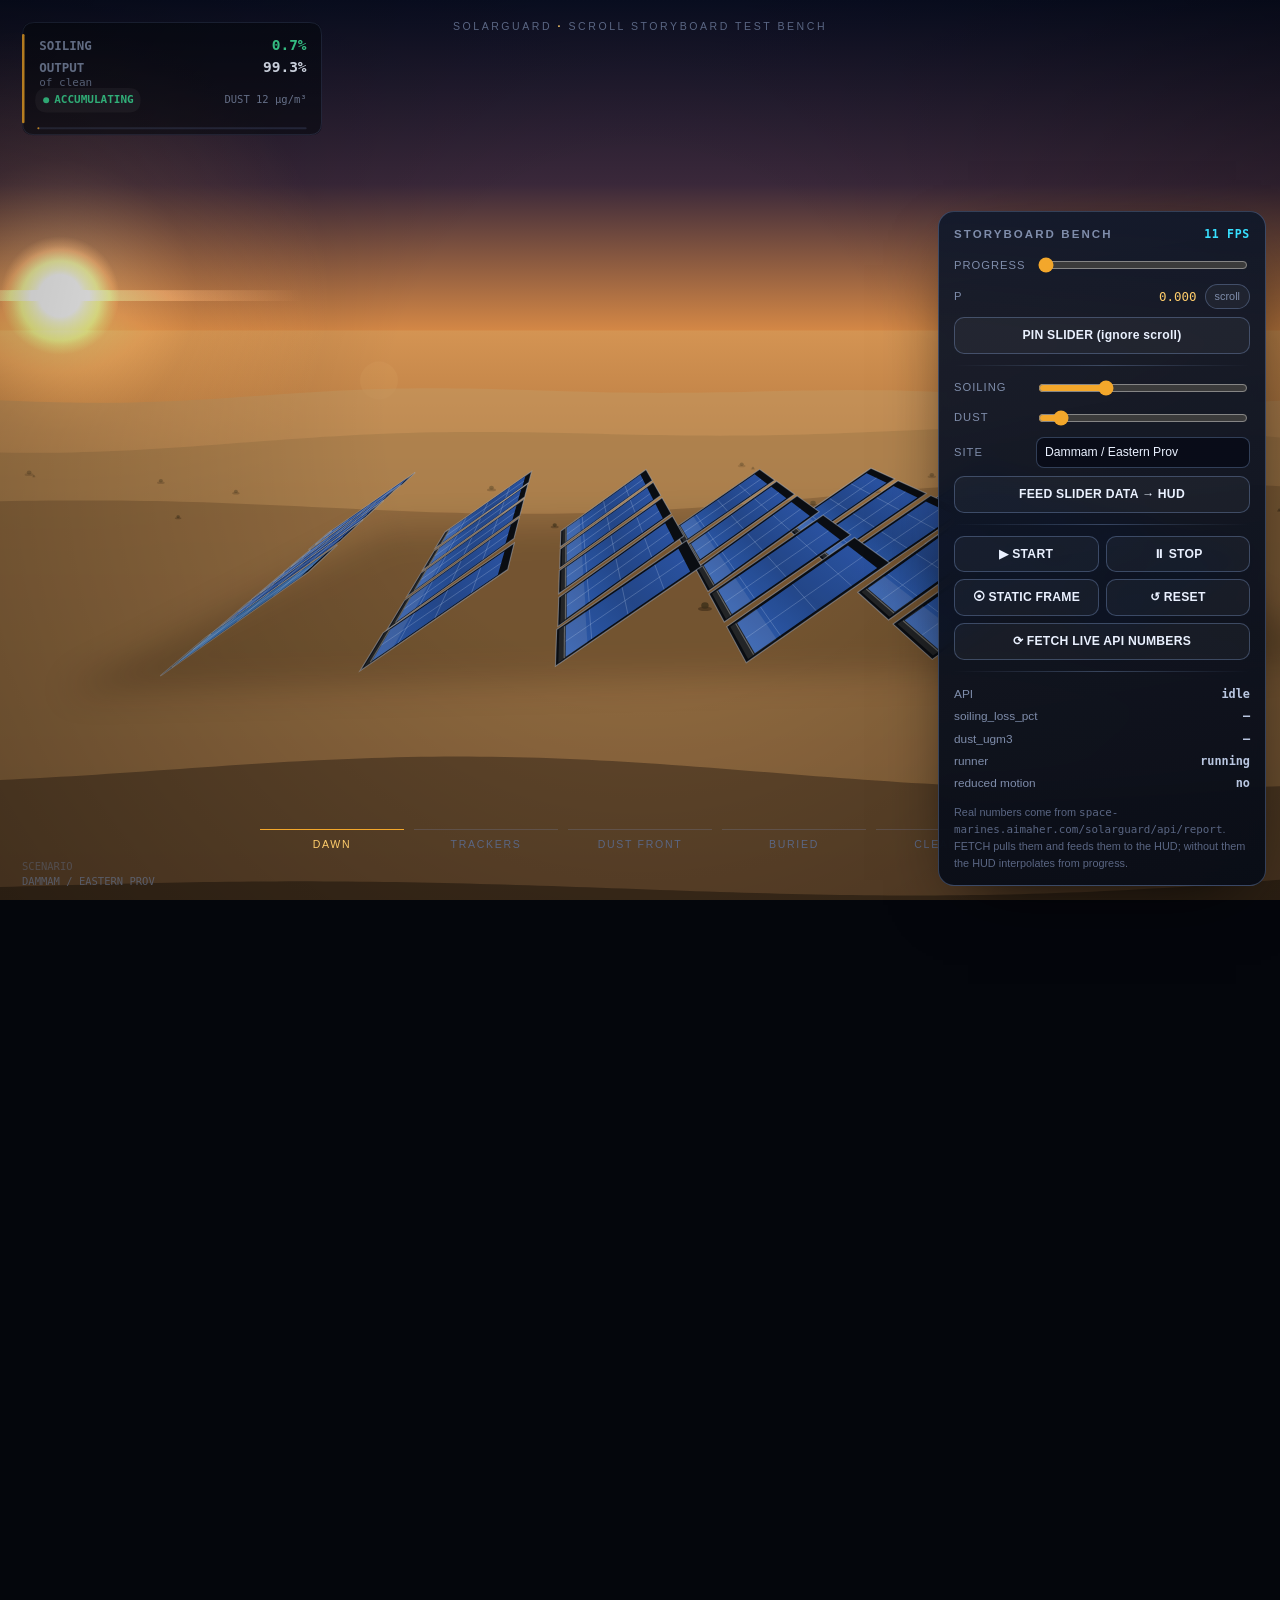
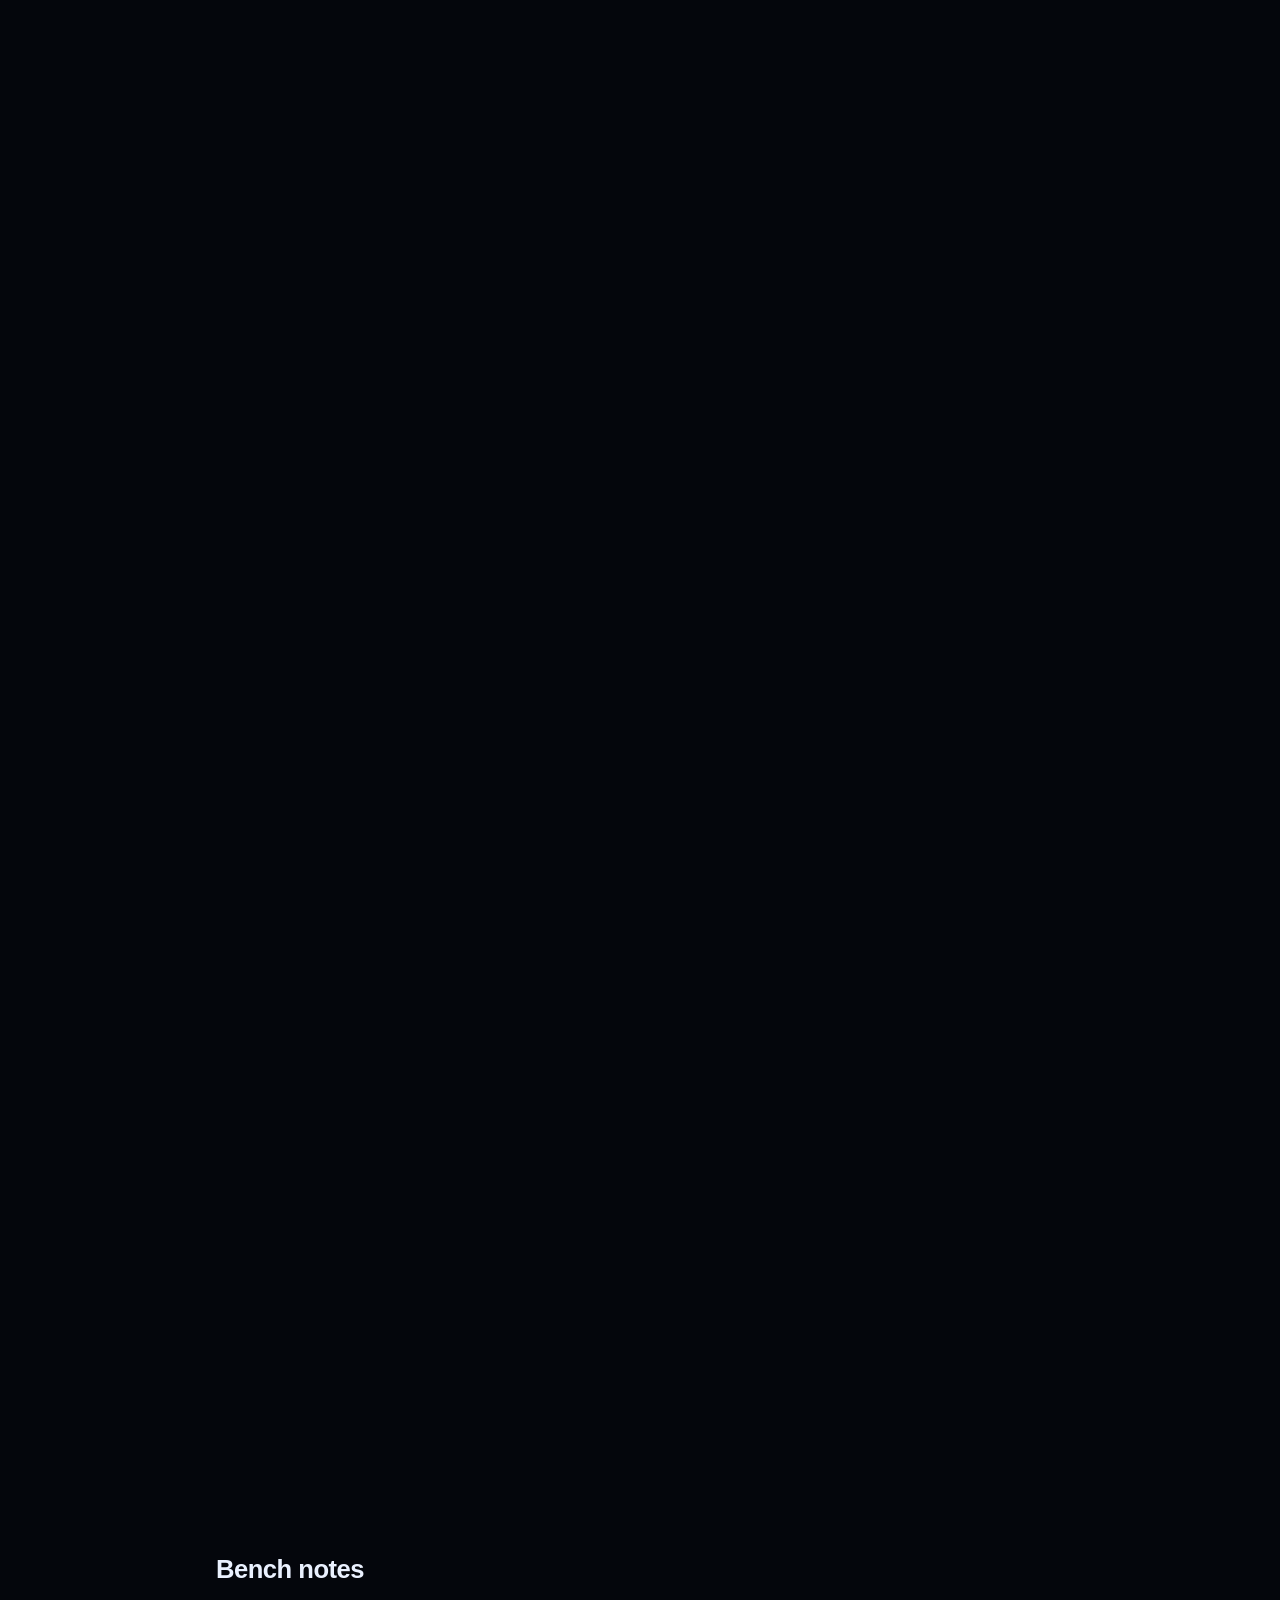
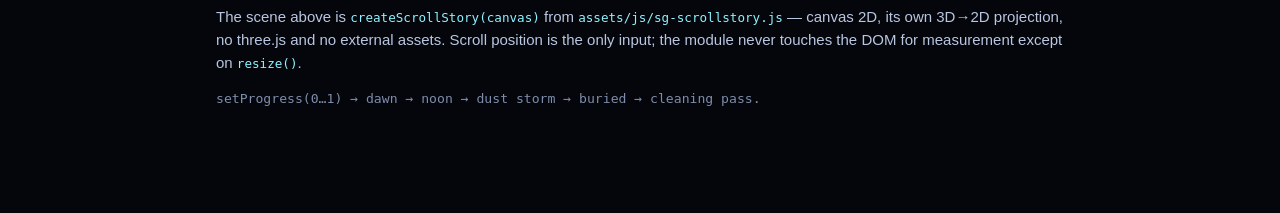
<file: public/story-test.html>
<!DOCTYPE html>
<html lang="en">
<head>
<meta charset="utf-8">
<meta name="viewport" content="width=device-width, initial-scale=1, viewport-fit=cover">
<title>SolarGuard — scroll storyboard test bench</title>
<!--
  story-test.html — standalone bench for assets/js/sg-scrollstory.js
  · tall spacer so real scrolling drives the scene
  · fixed control panel to force progress / data for screenshots
  · live API wiring: https://space-marines.aimaher.com/solarguard/api/report
  Query params:  ?clean=1   hide the control panel (for clean screenshots)
                 ?reduced=1 force the reduced-motion static path
                 ?p=0.62    pin progress (any params also pin the slider mode)
-->
<style>
  :root{
    --bg-0:#04060c; --bg-1:#070b14; --bg-2:#0b1120; --bg-3:#111a2e;
    --line:rgba(148,180,255,.14); --line-strong:rgba(158,195,255,.28);
    --sand:#f3a72b; --sand-2:#ffcd6b; --cyan:#37e0ff; --cyan-2:#8ff2ff;
    --green:#3ddc97; --red:#ff5f6d; --amber:#ffb020;
    --ink:#eaf1ff; --ink-2:#b9c6e0; --ink-3:#7f8dab; --ink-4:#5a6683;
    --mono:"JetBrains Mono", ui-monospace, SFMono-Regular, Menlo, Consolas, "DejaVu Sans Mono", monospace;
    --font:"Inter","Space Grotesk",-apple-system,BlinkMacSystemFont,"Segoe UI",Roboto,Helvetica,Arial,sans-serif;
  }
  *{box-sizing:border-box}
  html{scroll-behavior:auto}
  body{margin:0;background:var(--bg-0);color:var(--ink);font-family:var(--font);font-size:15px;line-height:1.55;-webkit-font-smoothing:antialiased}
  body::before{content:"";position:fixed;inset:0;pointer-events:none;z-index:0;
    background:radial-gradient(1200px 700px at 78% -10%,rgba(243,167,43,.10),transparent 60%),
               radial-gradient(1100px 800px at 8% 8%,rgba(55,224,255,.08),transparent 62%),
               linear-gradient(180deg,#04060c,#05070e 60%,#04060c)}
  .mono{font-family:var(--mono);font-variant-numeric:tabular-nums}

  /* ---------------------------------------------------------------- stage */
  #scroller{position:relative;height:520vh;z-index:1}
  #sticky{position:sticky;top:0;height:100vh;overflow:hidden}
  #sg-story{display:block;width:100%;height:100%;background:#04060c}

  /* caption rail that sits over the scene */
  .caps{position:absolute;inset:auto auto 42px 50%;transform:translateX(-50%);width:min(92vw,760px);
        display:flex;justify-content:space-between;gap:10px;pointer-events:none;z-index:3}
  .cap{flex:1;text-align:center;font-size:.66rem;letter-spacing:.16em;text-transform:uppercase;
       color:var(--ink-4);padding:6px 4px;border-top:1px solid rgba(148,180,255,.16);transition:color .25s,border-color .25s}
  .cap.on{color:var(--sand-2);border-top-color:var(--sand)}
  .eyebrow{position:absolute;top:calc(18px + env(safe-area-inset-top));left:50%;transform:translateX(-50%);
    font-size:.66rem;letter-spacing:.24em;text-transform:uppercase;color:var(--ink-4);z-index:3;pointer-events:none}
  .eyebrow b{color:var(--sand-2)}

  /* --------------------------------------------------------------- panel */
  #panel{position:fixed;right:14px;bottom:14px;z-index:20;width:328px;max-width:calc(100vw - 28px);
    background:linear-gradient(170deg,rgba(17,25,43,.94),rgba(8,12,22,.96));
    border:1px solid var(--line-strong);border-radius:16px;padding:14px 15px;
    box-shadow:0 24px 70px -30px rgba(0,0,0,.95);backdrop-filter:blur(14px);max-height:calc(100vh - 28px);overflow:auto}
  body.clean #panel,body.clean .caps,body.clean .eyebrow{display:none}
  #panel h4{margin:0 0 10px;font-size:.72rem;letter-spacing:.18em;text-transform:uppercase;color:var(--ink-3);font-weight:600;
    display:flex;align-items:center;gap:8px}
  #panel h4 .sp{margin-left:auto;color:var(--cyan);letter-spacing:.06em}
  .row{display:flex;gap:8px;align-items:center;margin:8px 0}
  .row label{font-size:.7rem;letter-spacing:.09em;text-transform:uppercase;color:var(--ink-3);flex:none;width:74px}
  .row output,.row .val{font-family:var(--mono);font-size:.78rem;color:var(--sand-2);margin-left:auto}
  input[type=range]{width:100%;accent-color:var(--sand);height:18px}
  .btns{display:grid;grid-template-columns:1fr 1fr;gap:7px;margin-top:11px}
  button{font:inherit;font-size:.76rem;font-weight:600;letter-spacing:.02em;padding:8px 10px;border-radius:10px;cursor:pointer;
    background:rgba(255,255,255,.04);border:1px solid var(--line-strong);color:var(--ink);transition:.18s}
  button:hover{border-color:var(--sand);color:var(--sand-2)}
  button.on{background:linear-gradient(96deg,#ffd27a,var(--sand) 45%,#ff7f2a);color:#1b1206;border-color:transparent}
  button.wide{grid-column:1 / -1}
  .hr{height:1px;background:linear-gradient(90deg,transparent,var(--line-strong),transparent);margin:11px 0}
  .kv{display:flex;justify-content:space-between;font-size:.74rem;padding:2px 0;color:var(--ink-3)}
  .kv b{font-family:var(--mono);color:var(--ink-2);font-weight:600}
  .pill{display:inline-flex;align-items:center;gap:6px;font-size:.68rem;padding:3px 9px;border-radius:999px;
    border:1px solid var(--line-strong);background:rgba(255,255,255,.04);color:var(--ink-3)}
  .pill.live{border-color:rgba(61,220,151,.4);color:#b6f5d8;background:rgba(61,220,151,.1)}
  .pill.err{border-color:rgba(255,95,109,.42);color:#ffc9ce;background:rgba(255,95,109,.12)}
  .pill .dot{width:6px;height:6px;border-radius:50%;background:currentColor}
  .note{font-size:.68rem;color:var(--ink-4);margin-top:9px;line-height:1.5}

  /* ------------------------------------------------------------- afterword */
  section.after{position:relative;z-index:2;padding:70px 26px 90px;max-width:900px;margin:0 auto}
  section.after h2{font-size:1.6rem;letter-spacing:-.02em;margin:0 0 10px}
  section.after p{color:var(--ink-2)}
  code{font-family:var(--mono);font-size:.84em;color:var(--cyan-2)}
</style>
</head>
<body>

<div id="scroller">
  <div id="sticky">
    <canvas id="sg-story" aria-label="Scroll storyboard: the sun arcs over a desert solar array that is buried by a dust storm and then cleaned." role="img"></canvas>
    <div class="eyebrow">SolarGuard <b>·</b> scroll storyboard test bench</div>
    <div class="caps">
      <div class="cap" data-cap="0">Dawn</div>
      <div class="cap" data-cap="1">Trackers</div>
      <div class="cap" data-cap="2">Dust front</div>
      <div class="cap" data-cap="3">Buried</div>
      <div class="cap" data-cap="4">Cleaning</div>
    </div>
  </div>
</div>

<section class="after">
  <h2>Bench notes</h2>
  <p>The scene above is <code>createScrollStory(canvas)</code> from
     <code>assets/js/sg-scrollstory.js</code> — canvas&nbsp;2D, its own 3D→2D projection,
     no three.js and no external assets. Scroll position is the only input; the module
     never touches the DOM for measurement except on <code>resize()</code>.</p>
  <p class="mono" style="color:var(--ink-3);font-size:.82rem">
     setProgress(0…1) → dawn → noon → dust storm → buried → cleaning pass.
  </p>
</section>

<div id="panel">
  <h4>Storyboard bench <span class="sp mono" id="fps">—</span></h4>

  <div class="row"><label>Progress</label><input id="p-slider" type="range" min="0" max="1000" value="0"></div>
  <div class="row"><label>p</label><span class="val mono" id="p-out">0.000</span>
       <span class="pill" id="p-state">scroll</span></div>
  <div class="row" style="margin-top:2px"><button id="b-pin" style="flex:1">PIN SLIDER (ignore scroll)</button></div>

  <div class="hr"></div>
  <div class="row"><label>Soiling</label><input id="d-soil" type="range" min="0" max="400" value="124"></div>
  <div class="row"><label>Dust</label><input id="d-dust" type="range" min="0" max="400" value="30"></div>
  <div class="row"><label>Site</label>
    <input id="d-site" type="text" value="Dammam / Eastern Prov"
      style="flex:1;font:inherit;font-size:.76rem;color:var(--ink);background:rgba(8,13,24,.92);
      border:1px solid var(--line-strong);border-radius:8px;padding:5px 8px"></div>
  <div class="row" style="margin-top:2px">
    <button id="b-data" style="flex:1">FEED SLIDER DATA → HUD</button>
  </div>

  <div class="hr"></div>
  <div class="btns">
    <button id="b-start">▶ START</button>
    <button id="b-stop">⏸ STOP</button>
    <button id="b-static">⦿ STATIC FRAME</button>
    <button id="b-reset">↺ RESET</button>
    <button id="b-api" class="wide">⟳ FETCH LIVE API NUMBERS</button>
  </div>

  <div class="hr"></div>
  <div class="kv"><span>API</span><b id="api-state">idle</b></div>
  <div class="kv"><span>soiling_loss_pct</span><b id="api-soil">—</b></div>
  <div class="kv"><span>dust_ugm3</span><b id="api-dust">—</b></div>
  <div class="kv"><span>runner</span><b id="run-state">running</b></div>
  <div class="kv"><span>reduced motion</span><b id="rm-state">no</b></div>
  <div class="note">Real numbers come from
    <span class="mono">space-marines.aimaher.com/solarguard/api/report</span>.
    FETCH pulls them and feeds them to the HUD; without them the HUD interpolates from progress.</div>
</div>

<script>
  /* test-bench error capture: the module is imported below, so any failure
     during evaluation lands here instead of vanishing into the console. */
  window.__errors = [];
  addEventListener("error", (e) => window.__errors.push(String((e && (e.message || e.error)) || e)));
  addEventListener("unhandledrejection", (e) => window.__errors.push("rejection: " + String(e && e.reason)));
</script>
<script type="module">
import { createScrollStory } from "./assets/js/sg-scrollstory.js";

const $ = (s) => document.querySelector(s);
const params = new URLSearchParams(location.search);
const clean = params.has("clean");
if (clean) document.body.classList.add("clean");

const canvas = $("#sg-story");
const story = createScrollStory(canvas, {
  siteName: "Dammam / Eastern Prov",
  reducedMotion: params.has("reduced"),
  staticProgress: params.has("p") ? parseFloat(params.get("p")) : 0.42,
});

/* ---------------------------------------------------------- scroll wiring */
const scroller = $("#scroller");
let maxScroll = 1;
function measure() {
  maxScroll = Math.max(1, scroller.offsetHeight - window.innerHeight);
  story.resize();                        // size read happens inside the module
}
addEventListener("resize", measure, { passive: true });
measure();

let pinned = params.has("p") || params.has("pin");
function onScroll() {
  if (pinned) return;
  const p = Math.min(1, Math.max(0, window.scrollY / maxScroll));
  story.setProgress(p);
}
addEventListener("scroll", onScroll, { passive: true });

/* --------------------------------------------------------------- controls */
const pSlider = $("#p-slider"), pOut = $("#p-out"), pState = $("#p-state");
const caps = Array.from(document.querySelectorAll(".cap"));

function syncCaps(p) {
  const idx = p < 0.14 ? 0 : p < 0.40 ? 1 : p < 0.62 ? 2 : p < 0.74 ? 3 : 4;
  caps.forEach((c, i) => c.classList.toggle("on", i === idx));
}
function showProgress(p) {
  pOut.textContent = p.toFixed(3);
  pSlider.value = String(Math.round(p * 1000));
  pState.textContent = pinned ? "pinned" : "scroll";
  pState.classList.toggle("live", pinned);
  syncCaps(p);
}
function setP(p, instant = true) {
  p = Math.min(1, Math.max(0, p));
  story.setProgress(p, instant);
  showProgress(p);
}
pSlider.addEventListener("input", () => { pinned = true; setP(+pSlider.value / 1000); });
$("#b-pin").addEventListener("click", (e) => {
  pinned = !pinned;
  e.target.classList.toggle("on", pinned);
  if (!pinned) onScroll(); else setP(story.getProgress());
});
$("#b-pin").classList.toggle("on", pinned);

/* ------------------------------------------------------------- data feed */
let dataOn = false;
function feed() {
  if (!dataOn) return;
  const soil = +$("#d-soil").value / 10;
  story.setData({
    soilingLossPct: soil,
    outputPct: 100 - soil,
    dustUgm3: +$("#d-dust").value,
    siteName: $("#d-site").value,
  });
}
["d-soil", "d-dust", "d-site"].forEach((id) =>
  $("#" + id).addEventListener("input", feed));
$("#b-data").addEventListener("click", (e) => {
  dataOn = !dataOn;
  e.target.classList.toggle("on", dataOn);
  if (dataOn) feed(); else story.setData(null);
});

/* ---------------------------------------------------------------- buttons */
$("#b-start").addEventListener("click", () => { story.start(); refreshRun(); });
$("#b-stop").addEventListener("click", () => { story.stop(); refreshRun(); });
$("#b-static").addEventListener("click", () => {
  story.stop();
  setP(pinned ? +pSlider.value / 1000 : story.getProgress(), true);
  refreshRun();
});
$("#b-reset").addEventListener("click", () => {
  window.scrollTo(0, 0);
  pinned = false; $("#b-pin").classList.remove("on");
  dataOn = false; $("#b-data").classList.remove("on");
  story.setData(null);
  showProgress(0);
  $("#api-state").textContent = "idle"; $("#api-state").className = "";
  story.start(); refreshRun();
});
function refreshRun() { $("#run-state").textContent = story.isRunning() ? "running" : "stopped"; }
$("#rm-state").textContent = story.isReduced() ? "yes (static)" : "no";

/* ------------------------------------------------------------- live API */
const API = "https://space-marines.aimaher.com/solarguard/api/report?site=dammam&capacity_kwp=100000&horizon_days=10";
async function loadApi() {
  const st = $("#api-state");
  st.textContent = "fetching…"; st.className = "pill";
  try {
    const r = await fetch(API, { headers: { accept: "application/json" } });
    if (!r.ok) throw new Error("HTTP " + r.status);
    const j = await r.json();
    const soil = j?.report?.fixed_schedule?.rows?.[0]?.soiling_loss_pct;
    const dust = j?.days?.[0]?.dust_ugm3;
    const site = j?.site?.name;
    $("#api-soil").textContent = soil != null ? soil + " %" : "null";
    $("#api-dust").textContent = dust != null ? dust + " µg/m³" : "null";
    st.textContent = "live"; st.className = "pill live";
    window.__api = { soilingLossPct: soil, outputPct: soil != null ? 100 - soil : null, dustUgm3: dust, siteName: site, raw: j };
    return window.__api;
  } catch (err) {
    st.textContent = "failed: " + err.message; st.className = "pill err";
    window.__apiError = String(err);
    return null;
  }
}
$("#b-api").addEventListener("click", async () => {
  const d = await loadApi();
  if (!d || d.soilingLossPct == null) return;
  /* mirror the live values into the sliders, then hand them to the HUD */
  $("#d-soil").value = String(Math.round(d.soilingLossPct * 10));
  $("#d-dust").value = String(Math.min(400, Math.round(d.dustUgm3 ?? 0)));
  if (d.siteName) $("#d-site").value = d.siteName;
  dataOn = true; $("#b-data").classList.add("on");
  story.setData({ soilingLossPct: d.soilingLossPct, outputPct: d.outputPct, dustUgm3: d.dustUgm3, siteName: d.siteName });
});

/* -------------------------------------------------------- fps + test hooks */
let frames = 0, t0 = performance.now();
(function tick() {
  frames++;
  const now = performance.now();
  if (now - t0 >= 1000) {
    $("#fps").textContent = Math.round((frames * 1000) / (now - t0)) + " fps";
    frames = 0; t0 = now;
  }
  requestAnimationFrame(tick);
})();

window.__story = story;
window.__setProgress = (p, instant = true) => setP(p, instant);
window.__setData = (d) => { story.setData(d); };
window.__loadApi = loadApi;
window.__pin = (v) => { pinned = !!v; $("#b-pin").classList.toggle("on", pinned); };
window.__ready = true;

story.start();
showProgress(pinned ? story.getProgress() : 0);
refreshRun();
if (pinned) setP(story.getProgress(), true);
</script>
</body>
</html>
</file>
